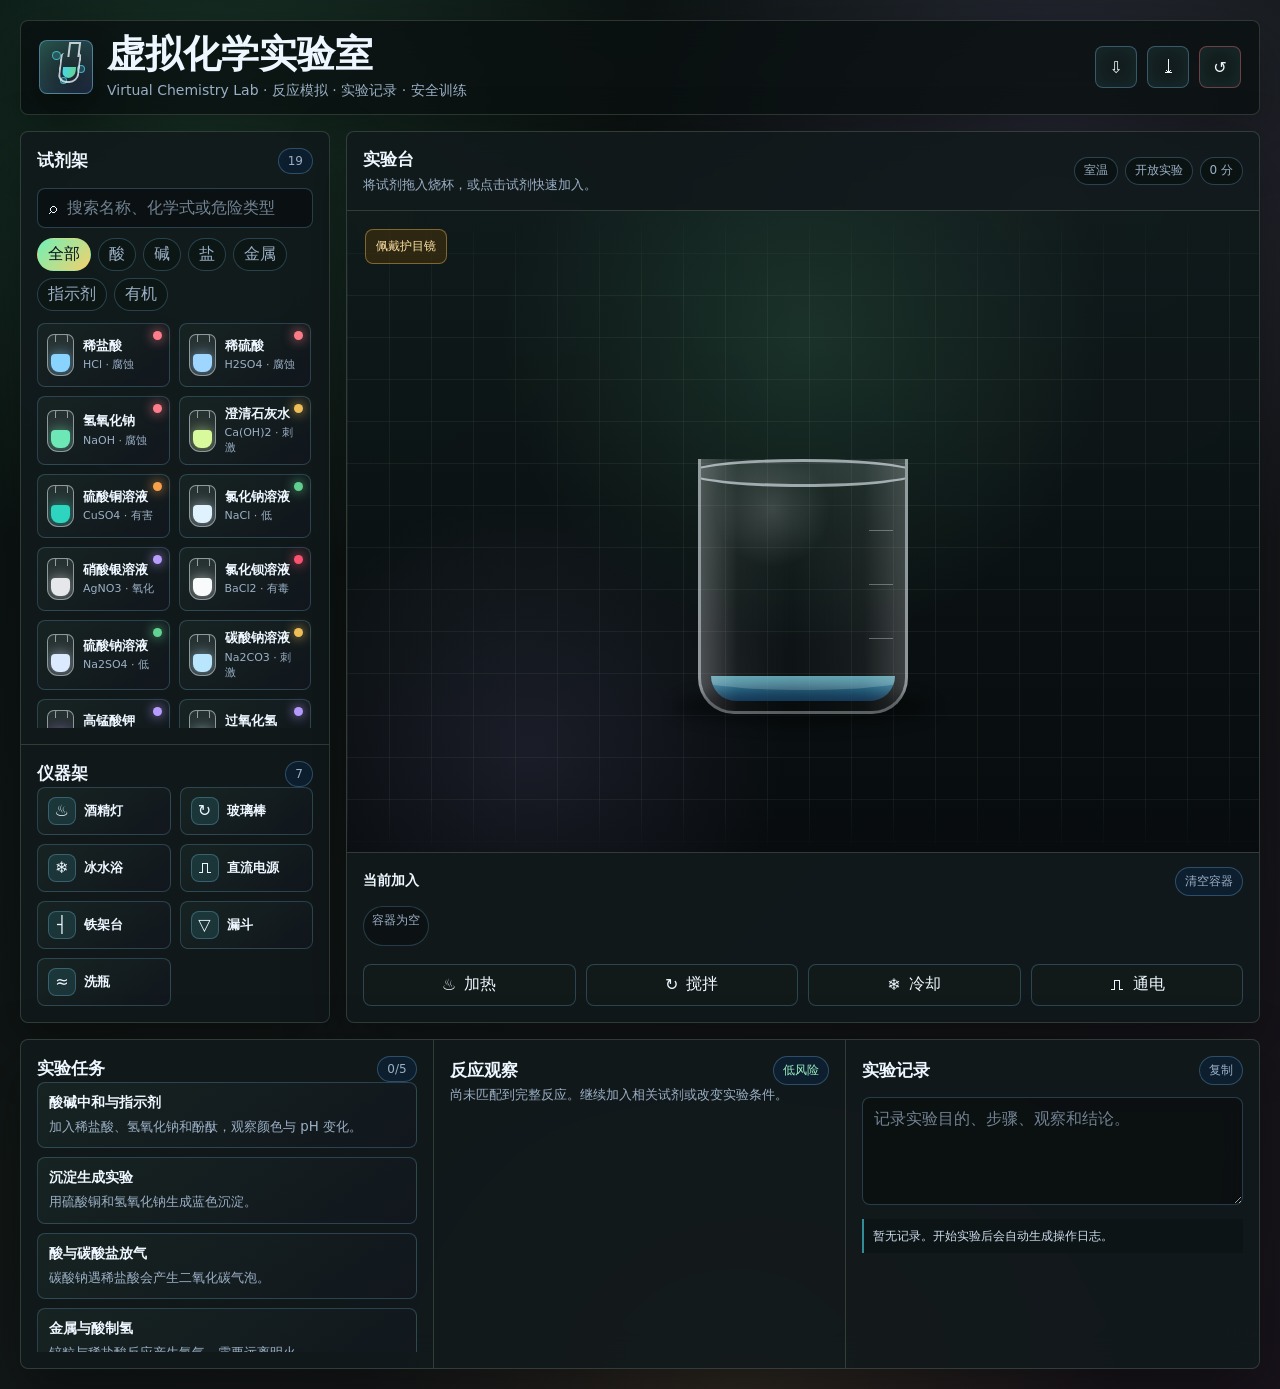
<file: index.html>
<!doctype html>
<html lang="zh-CN">
<head>
  <meta charset="utf-8">
  <meta name="viewport" content="width=device-width, initial-scale=1">
  <meta name="theme-color" content="#0b1324">
  <meta name="description" content="虚拟化学实验室：在线互动化学实验、反应模拟、实验记录和安全提示。">
  <title>虚拟化学实验室 | Virtual Chemistry Lab</title>
  <link rel="manifest" href="manifest.webmanifest">
  <link rel="icon" href="icons/icon-192.png">
  <link rel="apple-touch-icon" href="icons/icon-192.png">
  <meta property="og:title" content="虚拟化学实验室">
  <meta property="og:description" content="拖拽试剂、操作仪器、观察反应并生成实验记录。">
  <meta property="og:image" content="assets/lab-og.png">
  <link rel="stylesheet" href="styles.css">
</head>
<body>
  <div class="app-shell">
    <header class="topbar">
      <div class="brand-block">
        <div class="brand-mark" aria-hidden="true">
          <span class="brand-bubble"></span>
          <span class="brand-flask"></span>
        </div>
        <div>
          <h1>虚拟化学实验室</h1>
          <p>Virtual Chemistry Lab · 反应模拟 · 实验记录 · 安全训练</p>
        </div>
      </div>
      <div class="top-actions" aria-label="全局操作">
        <button class="icon-button" id="installBtn" type="button" title="安装到桌面" aria-label="安装到桌面">
          <span aria-hidden="true">⇩</span>
        </button>
        <button class="icon-button" id="exportBtn" type="button" title="导出实验记录" aria-label="导出实验记录">
          <span aria-hidden="true">⤓</span>
        </button>
        <button class="icon-button danger" id="resetBtn" type="button" title="清空实验台" aria-label="清空实验台">
          <span aria-hidden="true">↺</span>
        </button>
      </div>
    </header>

    <main class="lab-layout">
      <aside class="panel reagent-panel" aria-label="试剂与仪器">
        <section class="panel-section">
          <div class="section-head">
            <h2>试剂架</h2>
            <span id="reagentCount">0</span>
          </div>
          <label class="search-wrap" for="searchInput">
            <span aria-hidden="true">⌕</span>
            <input id="searchInput" type="search" placeholder="搜索名称、化学式或危险类型">
          </label>
          <div class="segmented" id="categoryTabs" role="tablist" aria-label="试剂分类"></div>
          <div class="reagent-grid" id="reagentGrid"></div>
        </section>

        <section class="panel-section instruments">
          <div class="section-head">
            <h2>仪器架</h2>
            <span>7</span>
          </div>
          <div class="instrument-grid" id="instrumentGrid"></div>
        </section>
      </aside>

      <section class="panel stage-panel" aria-label="实验台">
        <div class="stage-head">
          <div>
            <h2>实验台</h2>
            <p id="stageSubtitle">将试剂拖入烧杯，或点击试剂快速加入。</p>
          </div>
          <div class="status-strip">
            <span class="status-pill" id="tempStatus">室温</span>
            <span class="status-pill" id="modeStatus">开放实验</span>
            <span class="status-pill" id="scoreStatus">0 分</span>
          </div>
        </div>

        <div class="bench" id="bench">
          <div class="bench-grid"></div>
          <div class="safety-sign" id="safetySign">佩戴护目镜</div>
          <div class="reaction-aura" id="reactionAura"></div>
          <div class="steam" id="steam"></div>
          <div class="sparks" id="sparks"></div>
          <div class="flame" id="flame"></div>
          <div class="stand" id="stand"></div>
          <div class="vessel-area" id="vesselDrop" tabindex="0" aria-label="实验容器，可拖放试剂">
            <div class="vessel">
              <div class="liquid" id="liquid"></div>
              <div class="precipitate" id="precipitate"></div>
              <div class="bubbles" id="bubbles"></div>
              <div class="vessel-glass"></div>
              <div class="volume-mark v1"></div>
              <div class="volume-mark v2"></div>
              <div class="volume-mark v3"></div>
            </div>
            <div class="vessel-shadow"></div>
          </div>
          <div class="funnel" id="funnel"></div>
          <div class="power-leads" id="powerLeads">
            <span></span><span></span>
          </div>
        </div>

        <div class="contents-panel">
          <div class="contents-head">
            <h3>当前加入</h3>
            <button id="clearContentsBtn" type="button">清空容器</button>
          </div>
          <div class="chips" id="contentChips"></div>
        </div>

        <div class="quick-actions" aria-label="实验条件">
          <button class="action-button" type="button" data-condition="heat">
            <span aria-hidden="true">♨</span>
            <span>加热</span>
          </button>
          <button class="action-button" type="button" data-condition="stir">
            <span aria-hidden="true">↻</span>
            <span>搅拌</span>
          </button>
          <button class="action-button" type="button" data-condition="cool">
            <span aria-hidden="true">❄</span>
            <span>冷却</span>
          </button>
          <button class="action-button" type="button" data-condition="power">
            <span aria-hidden="true">⎍</span>
            <span>通电</span>
          </button>
        </div>
      </section>

      <aside class="panel insight-panel" aria-label="实验指导与记录">
        <section class="panel-section">
          <div class="section-head">
            <h2>实验任务</h2>
            <span id="taskProgress">0/0</span>
          </div>
          <div class="experiment-list" id="experimentList"></div>
        </section>

        <section class="panel-section reaction-card">
          <div class="section-head">
            <h2>反应观察</h2>
            <span id="riskLevel">低风险</span>
          </div>
          <div id="reactionOutput" class="reaction-output">
            <p class="empty-text">等待加入试剂。系统会自动匹配反应、显示现象、方程式和安全建议。</p>
          </div>
        </section>

        <section class="panel-section notebook">
          <div class="section-head">
            <h2>实验记录</h2>
            <button id="copyLogBtn" type="button">复制</button>
          </div>
          <textarea id="noteInput" placeholder="记录实验目的、步骤、观察和结论。"></textarea>
          <div class="log-list" id="logList"></div>
        </section>
      </aside>
    </main>
  </div>

  <template id="reagentTemplate">
    <button class="reagent-card" type="button" draggable="true">
      <span class="vial" aria-hidden="true"><span></span></span>
      <span class="reagent-main">
        <strong></strong>
        <small></small>
      </span>
      <span class="hazard-dot"></span>
    </button>
  </template>

  <script src="app.js" defer></script>
</body>
</html>
</file>
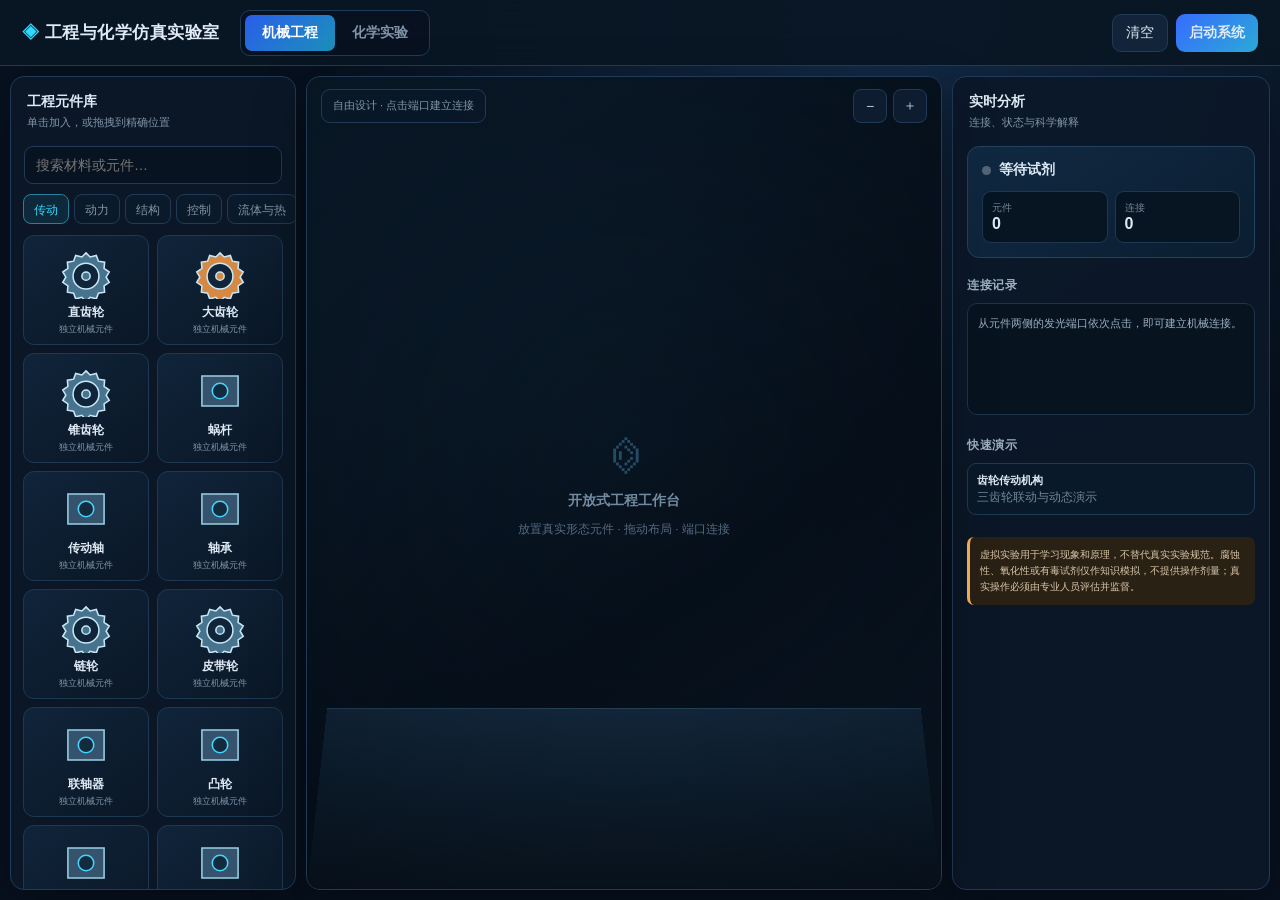
<file: engineering-chem-lab/index.html>
<!doctype html><html lang="zh-CN"><head><meta charset="utf-8"><meta name="viewport" content="width=device-width,initial-scale=1"><title>工程与化学仿真实验室</title>
<style>
:root{--bg:#07111f;--panel:#0d1b2c;--line:#213a56;--text:#dfeaf5;--muted:#8194a9;--cyan:#31d8ff;--blue:#4f7cff;--green:#37e0a1;--orange:#ffb454;--red:#ff6379}*{box-sizing:border-box}body{margin:0;background:radial-gradient(circle at 70% 0,#132b48,#07111f 45%);color:var(--text);font:14px Inter,"Microsoft YaHei",sans-serif;overflow:hidden}button,input{font:inherit}.app{height:100vh;display:grid;grid-template-rows:66px 1fr}.top{display:flex;align-items:center;padding:0 22px;background:#091624e8;border-bottom:1px solid var(--line);backdrop-filter:blur(16px);gap:20px}.brand{font-size:17px;font-weight:800;letter-spacing:.5px}.brand i{color:var(--cyan);font-style:normal}.modes{display:flex;background:#07111f;border:1px solid var(--line);border-radius:10px;padding:4px}.mode{border:0;color:var(--muted);background:transparent;border-radius:7px;padding:9px 17px;cursor:pointer;font-weight:700}.mode.active{color:#fff;background:linear-gradient(135deg,#295eea,#1b91ba)}.actions{margin-left:auto;display:flex;gap:8px}.btn{border:1px solid var(--line);background:#11243a;color:var(--text);border-radius:9px;padding:9px 13px;cursor:pointer}.btn.primary{border:0;background:linear-gradient(135deg,#376cff,#2aa9d6);font-weight:800}.main{min-height:0;display:grid;grid-template-columns:286px 1fr 318px;gap:10px;padding:10px}.panel{min-height:0;background:#0b1828e8;border:1px solid var(--line);border-radius:14px;overflow:hidden;box-shadow:0 20px 55px #0005}.side{display:flex;flex-direction:column}.head{padding:16px}.head h2{font-size:14px;margin:0 0 4px}.head p{font-size:11px;color:var(--muted);margin:0}.search{margin:0 13px 10px;background:#071320;border:1px solid var(--line);border-radius:9px;color:#fff;padding:10px 11px;outline:0}.cats{display:flex;gap:5px;padding:0 12px 11px;overflow:auto}.cat{white-space:nowrap;border:1px solid var(--line);color:var(--muted);background:#0b1a2a;border-radius:8px;padding:7px 10px;cursor:pointer;font-size:12px}.cat.active{color:var(--cyan);border-color:#277f9f;background:#0e293a}.library{overflow:auto;padding:0 12px 15px;display:grid;grid-template-columns:1fr 1fr;gap:8px}.item{height:110px;border:1px solid #1e3852;background:linear-gradient(145deg,#10243a,#0a1726);border-radius:11px;display:flex;flex-direction:column;align-items:center;justify-content:center;cursor:grab;transition:.18s;user-select:none}.item:hover{border-color:#2dbbd9;transform:translateY(-2px);box-shadow:0 9px 22px #0005}.item svg{width:62px;height:54px}.item b{font-size:12px;margin-top:5px}.item small{font-size:9px;color:var(--muted);margin-top:2px}.stage{position:relative;overflow:hidden;background-color:#081523;background-image:linear-gradient(#17304755 1px,transparent 1px),linear-gradient(90deg,#17304755 1px,transparent 1px);background-size:28px 28px}.stage:after{content:"";position:absolute;inset:0;pointer-events:none;background:radial-gradient(circle at 50% 45%,transparent,#03091288)}.stagebar{position:absolute;z-index:20;left:14px;top:12px;right:14px;display:flex;pointer-events:none}.tag{background:#0a1828df;border:1px solid var(--line);padding:8px 11px;border-radius:9px;color:var(--muted);font-size:11px}.stageTools{pointer-events:auto;margin-left:auto;display:flex;gap:6px}.stageTools button{border:1px solid var(--line);background:#0d1d2f;color:#b8c8d8;border-radius:8px;width:34px;height:34px;cursor:pointer}.canvas{position:absolute;inset:0;z-index:2}.empty{position:absolute;inset:0;display:grid;place-items:center;color:#536b81;text-align:center;pointer-events:none}.empty span{font-size:45px;color:#244c67}.empty b{display:block;color:#728ba1;margin:10px}.part{position:absolute;width:132px;height:122px;display:grid;place-items:center;cursor:grab;z-index:3;filter:drop-shadow(0 12px 10px #0008);user-select:none}.part svg{width:118px;height:92px;overflow:visible}.part .label{position:absolute;bottom:0;background:#071422dd;border:1px solid #25425d;border-radius:7px;padding:4px 8px;font-size:10px}.part.selected{filter:drop-shadow(0 0 12px var(--cyan))}.part.running svg{animation:float .8s ease-in-out infinite alternate}.part[data-type^="gear"].running .rot,.part[data-type="motor"].running .rot,.part[data-type="turbine"].running .rot{transform-origin:center;animation:spin 1.1s linear infinite}.part[data-type="piston"].running .move{animation:piston .55s ease-in-out infinite alternate}.port{position:absolute;width:14px;height:14px;border:2px solid #d8f8ff;border-radius:50%;background:#21a5ca;z-index:5;box-shadow:0 0 10px #26d8ff}.port.left{left:4px}.port.right{right:4px}.wire{position:absolute;height:5px;transform-origin:0 center;border-radius:5px;background:linear-gradient(90deg,#36ddff,#607bff);z-index:2;box-shadow:0 0 7px #31d8ffaa}.wire.live{animation:flow .55s infinite alternate}.chem-stage{position:absolute;inset:0;z-index:5;display:none}.chem-stage.show{display:block}.bench{position:absolute;left:7%;right:7%;height:26px;bottom:16%;background:linear-gradient(#31506b,#15293b);border-radius:7px;box-shadow:0 15px 30px #0008}.vessel{position:absolute;left:50%;bottom:calc(16% + 25px);transform:translateX(-50%);width:180px;height:230px}.beakerGlass{position:absolute;left:21px;right:21px;bottom:0;height:190px;border:6px solid #91cbe355;border-top:0;border-radius:0 0 28px 28px;overflow:hidden;box-shadow:inset 0 0 25px #b8eaff18,0 8px 30px #0007}.beakerGlass:before{content:"";position:absolute;left:-6px;right:-6px;top:0;height:6px;background:#98d9f077}.liquid{position:absolute;left:0;right:0;bottom:0;height:55%;background:var(--liquid,#55cce0aa);transition:background .6s,height .5s}.surface{position:absolute;left:0;right:0;top:-4px;height:8px;background:#c4fbff66;border-radius:50%;animation:wave 1.1s ease-in-out infinite alternate}.particle{position:absolute;border-radius:50%;pointer-events:none}.bubble{width:11px;height:11px;border:2px solid #fff9;bottom:9px;animation:rise var(--dur,1.5s) linear infinite;left:var(--x)}.precip{width:7px;height:7px;background:var(--pc,#fff);top:8px;animation:fall var(--dur,2s) linear forwards;left:var(--x)}.pour{position:absolute;left:calc(50% + 64px);top:21%;width:8px;height:0;background:#6edcf4;box-shadow:0 0 12px #78eaff;border-radius:5px;transition:.25s;transform:rotate(12deg);transform-origin:top}.pour.on{height:185px}.flash{position:absolute;inset:0;background:#fff0;pointer-events:none}.flash.on{animation:flash .5s}.thermo{position:absolute;right:13%;bottom:25%;width:12px;height:150px;background:#d7f4ff33;border:2px solid #9bdfff77;border-radius:9px}.thermo i{position:absolute;left:2px;right:2px;bottom:3px;height:var(--temp,30%);background:linear-gradient(#ffb03b,#ff4261);border-radius:8px;transition:1s}.equation{position:absolute;left:50%;top:12%;transform:translateX(-50%);min-width:390px;text-align:center;background:#081726dd;border:1px solid #23435e;border-radius:12px;padding:12px 18px;box-shadow:0 12px 28px #0005}.equation b{font:600 16px Georgia,serif;color:#eaf8ff}.equation small{display:block;color:#7792a8;margin-top:5px}.right{display:flex;flex-direction:column}.readout{margin:0 14px 12px;background:linear-gradient(145deg,#102942,#0b1e31);border:1px solid #23425e;border-radius:12px;padding:14px}.readout .state{display:flex;align-items:center;gap:8px;font-weight:700}.led{width:9px;height:9px;border-radius:50%;background:#536779}.led.on{background:var(--green);box-shadow:0 0 12px var(--green)}.metrics{display:grid;grid-template-columns:1fr 1fr;gap:7px;margin-top:12px}.metric{background:#071421;border:1px solid #1d3850;border-radius:9px;padding:9px}.metric span{display:block;color:#71879b;font-size:10px}.metric b{font-size:16px}.block{padding:0 14px 15px}.block h3{font-size:12px;color:#9eb1c3;margin:7px 0 9px;text-transform:uppercase;letter-spacing:.7px}.log{background:#07131f;border:1px solid #1d344a;border-radius:10px;min-height:112px;padding:10px;color:#9db0c2;font-size:11px;line-height:1.65;overflow:auto}.log b{color:#dcefff}.connection{display:flex;gap:8px;padding:8px 0;border-bottom:1px solid #1a3045;font-size:11px}.connection i{color:var(--cyan);font-style:normal}.reaction-card{border:1px solid #1e3b54;background:#0a1929;border-radius:9px;padding:9px;margin-bottom:7px;cursor:pointer}.reaction-card:hover{border-color:#2e9cba}.reaction-card b{display:block;font-size:11px}.reaction-card small{color:#71879b}.safety{border-left:3px solid var(--orange);background:#2a2115;padding:10px;border-radius:7px;color:#d9c6a9;font-size:10px;line-height:1.6}.toast{position:fixed;z-index:50;bottom:24px;left:50%;transform:translate(-50%,18px);opacity:0;background:#dffaff;color:#092033;border-radius:9px;padding:10px 16px;font-weight:700;transition:.2s}.toast.show{opacity:1;transform:translate(-50%,0)}@keyframes spin{to{transform:rotate(360deg)}}@keyframes piston{to{transform:translateY(18px)}}@keyframes float{to{transform:translateY(-5px)}}@keyframes flow{to{filter:brightness(1.8);box-shadow:0 0 15px #31d8ff}}@keyframes rise{to{transform:translateY(-125px) scale(.45);opacity:0}}@keyframes fall{to{transform:translateY(95px);opacity:.8}}@keyframes wave{to{transform:translateY(4px) scaleX(1.04)}}@keyframes flash{30%{background:#fff8caaa}100%{background:#fff0}}@media(max-width:980px){body{overflow:auto}.app{height:auto}.main{grid-template-columns:1fr}.side{height:330px}.library{grid-template-columns:repeat(4,1fr)}.stage{height:650px}.right{min-height:500px}.top{flex-wrap:wrap;height:auto;padding:10px}.modes{order:3;width:100%}.mode{flex:1}}
</style></head><body><div class="app"><header class="top"><div class="brand"><i>◈</i> 工程与化学仿真实验室</div><div class="modes"><button class="mode active" data-mode="eng">机械工程</button><button class="mode" data-mode="chem">化学实验</button></div><div class="actions"><button class="btn" id="clear">清空</button><button class="btn primary" id="run">启动系统</button></div></header><main class="main">
<aside class="panel side"><div class="head"><h2 id="libTitle">工程元件库</h2><p id="libSub">单击加入，或拖拽到精确位置</p></div><input class="search" id="search" placeholder="搜索材料或元件…"><div class="cats" id="cats"></div><div class="library" id="library"></div></aside>
<section class="panel stage" id="stage"><div class="stagebar"><span class="tag" id="stageTag">自由设计 · 点击端口建立连接</span><div class="stageTools"><button id="minus">−</button><button id="plus">＋</button></div></div><div class="canvas" id="canvas"><div class="empty" id="empty"><div><span>⌬</span><b>开放式工程工作台</b><small>放置真实形态元件 · 拖动布局 · 端口连接</small></div></div></div><div class="chem-stage" id="chemStage"><div class="equation"><b id="eq">请选择两种试剂</b><small id="eqType">系统会自动判断可见现象与反应类型</small></div><div class="pour" id="pour"></div><div class="vessel"><div class="beakerGlass" id="glass"><div class="liquid" id="liquid"><div class="surface"></div></div></div></div><div class="thermo"><i id="temp"></i></div><div class="bench"></div><div class="flash" id="flash"></div></div></section>
<aside class="panel right"><div class="head"><h2>实时分析</h2><p>连接、状态与科学解释</p></div><div class="readout"><div class="state"><i class="led" id="led"></i><span id="state">系统待机</span></div><div class="metrics"><div class="metric"><span id="m1l">元件</span><b id="m1">0</b></div><div class="metric"><span id="m2l">连接</span><b id="m2">0</b></div></div></div><div class="block"><h3 id="detailTitle">连接记录</h3><div class="log" id="log">从元件两侧的发光端口依次点击，即可建立机械连接。</div></div><div class="block"><h3>快速演示</h3><div id="demos"></div></div><div class="block"><div class="safety">虚拟实验用于学习现象和原理，不替代真实实验规范。腐蚀性、氧化性或有毒试剂仅作知识模拟，不提供操作剂量；真实操作必须由专业人员评估并监督。</div></div></aside>
</main></div><div class="toast" id="toast"></div>
<script>
const $=s=>document.querySelector(s),stage=$('#stage'),canvas=$('#canvas');let mode='eng',cat='传动',parts=[],links=[],pick=null,running=false,scale=1,reagents=[];
const icon={gear:c=>`<svg viewBox="0 0 120 90"><g class="rot" fill="${c}" stroke="#c7e7f4" stroke-width="3"><path d="M60 8l8 8 12-3 4 11 12 2-1 12 10 7-6 10 6 10-10 7 1 12-12 2-4 11-12-3-8 8-8-8-12 3-4-11-12-2 1-12-10-7 6-10-6-10 10-7-1-12 12-2 4-11 12 3z"/><circle cx="60" cy="53" r="25" fill="#10253a"/><circle cx="60" cy="53" r="8"/></g></svg>`,battery:()=>`<svg viewBox="0 0 120 90"><defs><linearGradient id="b"><stop stop-color="#51d39d"/><stop offset="1" stop-color="#167c68"/></linearGradient></defs><rect x="23" y="18" width="74" height="58" rx="10" fill="url(#b)" stroke="#b9ffe5" stroke-width="3"/><rect x="48" y="10" width="24" height="9" rx="3" fill="#aee9d6"/><path d="M60 31v31M45 46h30" stroke="#fff" stroke-width="5"/></svg>`,motor:()=>`<svg viewBox="0 0 120 90"><rect x="24" y="19" width="69" height="61" rx="16" fill="#536b80" stroke="#c7e7f4" stroke-width="3"/><circle class="rot" cx="57" cy="49" r="22" fill="#1b3145" stroke="#31d8ff" stroke-width="4"/><path d="M93 45h22v8H93" fill="#b9d6e7"/></svg>`,piston:()=>`<svg viewBox="0 0 120 90"><rect x="37" y="11" width="46" height="69" rx="8" fill="#374f63" stroke="#b8d6e5" stroke-width="3"/><g class="move"><rect x="44" y="20" width="32" height="17" rx="3" fill="#ffb454"/><rect x="57" y="35" width="7" height="42" fill="#d1e8f0"/></g></svg>`,wheel:()=>`<svg viewBox="0 0 120 90"><g class="rot"><circle cx="60" cy="47" r="37" fill="#172332" stroke="#64788b" stroke-width="11"/><circle cx="60" cy="47" r="19" fill="#223d52" stroke="#92b5c9" stroke-width="4"/><path d="M60 28v38M41 47h38" stroke="#9db6c7" stroke-width="4"/></g></svg>`,beam:()=>`<svg viewBox="0 0 120 90"><path d="M14 31h92v29H14z" fill="#c67a35" stroke="#ffc98b" stroke-width="3"/><circle cx="29" cy="45" r="6" fill="#152a3e"/><circle cx="60" cy="45" r="6" fill="#152a3e"/><circle cx="91" cy="45" r="6" fill="#152a3e"/></svg>`,sensor:()=>`<svg viewBox="0 0 120 90"><rect x="26" y="19" width="68" height="58" rx="9" fill="#253f55" stroke="#5edbff" stroke-width="3"/><circle cx="48" cy="47" r="13" fill="#071725" stroke="#39d8ff" stroke-width="4"/><circle cx="78" cy="47" r="13" fill="#071725" stroke="#39d8ff" stroke-width="4"/></svg>`,turbine:()=>`<svg viewBox="0 0 120 90"><g class="rot" transform-origin="60 46"><path d="M60 46C34 42 21 25 32 16c13-9 28 9 28 30M60 46c7 25-2 44-16 40-15-5-8-27 16-40M60 46c19-18 39-18 42-4 2 16-21 20-42 4" fill="#45b6d8" stroke="#b6efff" stroke-width="2"/><circle cx="60" cy="46" r="8" fill="#eefaff"/></g></svg>`,arm:()=>`<svg viewBox="0 0 120 90"><g class="move" fill="none" stroke="#e29349" stroke-width="13" stroke-linecap="round"><path d="M25 74l25-31 27 8 17-26"/></g><g fill="#dbeef4"><circle cx="25" cy="74" r="8"/><circle cx="50" cy="43" r="8"/><circle cx="77" cy="51" r="8"/></g></svg>`,default:()=>`<svg viewBox="0 0 120 90"><path d="M25 18h70v58H25z" rx="8" fill="#35536c" stroke="#9bcfe3" stroke-width="3"/><circle cx="60" cy="47" r="15" fill="#142b3d" stroke="#42d5ff" stroke-width="3"/></svg>`};
const ENG={'传动':[['gear','直齿轮'],['gearLarge','大齿轮'],['bevel','锥齿轮'],['worm','蜗杆'],['shaft','传动轴'],['bearing','轴承'],['chain','链轮'],['belt','皮带轮'],['coupling','联轴器'],['cam','凸轮'],['flywheel','飞轮'],['differential','差速器']], '动力':[['battery','电池'],['motor','直流电机'],['servo','伺服电机'],['stepper','步进电机'],['turbine','风力涡轮'],['steam','蒸汽轮机'],['solar','太阳能板'],['piston','气动活塞'],['hydraulic','液压缸'],['pump','离心泵'],['compressor','压缩机'],['spring','弹簧']], '结构':[['beam','横梁'],['plate','底板'],['wheel','车轮'],['track','履带'],['hinge','铰链'],['arm','机械臂'],['rack','齿条'],['frame','机架'],['truss','桁架'],['slider','直线导轨'],['clamp','夹具'],['platform','旋转平台']], '控制':[['sensor','距离传感器'],['camera','摄像头'],['chip','控制器'],['switch','限位开关'],['encoder','编码器'],['relay','继电器'],['imu','姿态传感器'],['pressure','压力传感器'],['valve','电磁阀'],['pid','PID 控制器']], '流体与热':[['pipe','管路'],['valve2','调节阀'],['tank','储液罐'],['nozzle','喷嘴'],['radiator','散热器'],['fan','轴流风机'],['heat','加热板'],['cooler','冷凝器']], '光学与电子':[['led','LED 光源'],['laser','激光器'],['lens','凸透镜'],['mirror','反射镜'],['prism','棱镜'],['photodiode','光电传感器'],['capacitor','电容器'],['resistor','电阻器']]};
const CHEM={'酸':[['hcl','盐酸','HCl(aq)'],['h2so4','硫酸','H₂SO₄(aq)'],['hno3','硝酸','HNO₃(aq)'],['acetic','乙酸','CH₃COOH(aq)'],['citric','柠檬酸','C₆H₈O₇(aq)'],['phosphoric','磷酸','H₃PO₄(aq)']], '碱':[['naoh','氢氧化钠','NaOH(aq)'],['koh','氢氧化钾','KOH(aq)'],['lime','石灰水','Ca(OH)₂(aq)'],['nh3','氨水','NH₃·H₂O'],['mgoh2','氢氧化镁','Mg(OH)₂(s)']], '盐与溶液':[['nacl','氯化钠','NaCl(aq)'],['cuso4','硫酸铜','CuSO₄(aq)'],['agno3','硝酸银','AgNO₃(aq)'],['bacl2','氯化钡','BaCl₂(aq)'],['na2co3','碳酸钠','Na₂CO₃(aq)'],['nahco3','碳酸氢钠','NaHCO₃(aq)'],['ki','碘化钾','KI(aq)'],['feso4','硫酸亚铁','FeSO₄(aq)'],['fecl3','氯化铁','FeCl₃(aq)'],['cacl2','氯化钙','CaCl₂(aq)'],['na2so4','硫酸钠','Na₂SO₄(aq)'],['kmno4','高锰酸钾','KMnO₄(aq)'],['k2cr2o7','重铬酸钾','K₂Cr₂O₇(aq)']], '单质':[['fe','铁','Fe(s)'],['zn','锌','Zn(s)'],['cu','铜','Cu(s)'],['mg','镁','Mg(s)'],['al','铝','Al(s)'],['carbon','碳','C(s)'],['sulfur','硫','S(s)']], '气体':[['co2','二氧化碳','CO₂(g)'],['o2','氧气','O₂(g)'],['h2','氢气','H₂(g)'],['nh3gas','氨气','NH₃(g)']], '指示与材料':[['water','蒸馏水','H₂O(l)'],['phenol','酚酞','indicator'],['litmus','石蕊','indicator'],['methylorange','甲基橙','indicator'],['cabbage','紫甘蓝指示剂','indicator'],['starch','淀粉液','starch'],['iodine','碘液','I₂/KI(aq)'],['oil','植物油','oil'],['sand','石英砂','SiO₂(s)'],['glucose','葡萄糖','C₆H₁₂O₆(aq)'],['ethanol','乙醇','C₂H₅OH(l)']]};
const reactions={
'agno3+nacl':{eq:'AgNO₃(aq) + NaCl(aq) → AgCl(s)↓ + NaNO₃(aq)',type:'复分解 · 白色沉淀',color:'#d8eff6',precip:'#f5f5e9'},
'bacl2+h2so4':{eq:'BaCl₂(aq) + H₂SO₄(aq) → BaSO₄(s)↓ + 2HCl(aq)',type:'复分解 · 白色沉淀',color:'#d9eef5',precip:'#f7f7f0'},
'cuso4+naoh':{eq:'CuSO₄(aq) + 2NaOH(aq) → Cu(OH)₂(s)↓ + Na₂SO₄(aq)',type:'复分解 · 蓝色沉淀',color:'#58aada',precip:'#31a9df'},
'hcl+na2co3':{eq:'2HCl(aq) + Na₂CO₃(aq) → 2NaCl(aq) + H₂O(l) + CO₂(g)↑',type:'酸与碳酸盐 · 放出气体',color:'#8bd8e4',bubble:1},
'hcl+nahco3':{eq:'HCl(aq) + NaHCO₃(aq) → NaCl(aq) + H₂O(l) + CO₂(g)↑',type:'酸与碳酸氢盐 · 放出气体',color:'#8bd8e4',bubble:1},
'hcl+naoh':{eq:'HCl(aq) + NaOH(aq) → NaCl(aq) + H₂O(l)',type:'酸碱中和 · 放热',color:'#82d3df',heat:72},
'cuso4+fe':{eq:'Fe(s) + CuSO₄(aq) → FeSO₄(aq) + Cu(s)',type:'置换反应 · 红色铜析出',color:'#85b59e',precip:'#c76038'},
'hcl+zn':{eq:'Zn(s) + 2HCl(aq) → ZnCl₂(aq) + H₂(g)↑',type:'金属与酸 · 放出氢气',color:'#8bd8e4',bubble:1},
'iodine+starch':{eq:'淀粉 + I₃⁻ ⇌ 淀粉–多碘络合物',type:'络合显色 · 蓝黑色',color:'#10173f'},
'oil+water':{eq:'植物油与水不互溶',type:'物理变化 · 分层',color:'#d7aa35',layer:1},
'cabbage+hcl':{eq:'花青素结构随 pH 改变',type:'酸性显红色',color:'#e34c7b'},'cabbage+naoh':{eq:'花青素结构随 pH 改变',type:'碱性显蓝绿色',color:'#29bd9d'},
'naoh+phenol':{eq:'酚酞酸碱平衡发生移动',type:'碱性显红色',color:'#ed4d91'},
'agno3+ki':{eq:'AgNO₃(aq) + KI(aq) → AgI(s)↓ + KNO₃(aq)',type:'复分解 · 黄色沉淀',color:'#d9d38a',precip:'#f2d84e'},
'cacl2+na2co3':{eq:'CaCl₂(aq) + Na₂CO₃(aq) → CaCO₃(s)↓ + 2NaCl(aq)',type:'复分解 · 白色沉淀',color:'#d8eff1',precip:'#f2f1df'},
'fecl3+naoh':{eq:'FeCl₃(aq) + 3NaOH(aq) → Fe(OH)₃(s)↓ + 3NaCl(aq)',type:'复分解 · 红褐色沉淀',color:'#a96d45',precip:'#9a4d2b'},
'co2+lime':{eq:'CO₂(g) + Ca(OH)₂(aq) → CaCO₃(s)↓ + H₂O(l)',type:'气体检验 · 石灰水变浑浊',color:'#d8eceb',precip:'#eeeeea'},
'cuso4+zn':{eq:'Zn(s) + CuSO₄(aq) → ZnSO₄(aq) + Cu(s)',type:'置换反应 · 铜析出',color:'#b8d6dc',precip:'#c76038'},
'hcl+mg':{eq:'Mg(s) + 2HCl(aq) → MgCl₂(aq) + H₂(g)↑',type:'金属与酸 · 快速放出氢气',color:'#a6e4e8',bubble:1,heat:60},
'h2so4+naoh':{eq:'H₂SO₄(aq) + 2NaOH(aq) → Na₂SO₄(aq) + 2H₂O(l)',type:'酸碱中和 · 放热',color:'#82d3df',heat:76},
'hcl+methylorange':{eq:'甲基橙酸碱平衡发生移动',type:'酸性显红色',color:'#e54836'},
'methylorange+naoh':{eq:'甲基橙酸碱平衡发生移动',type:'碱性显黄色',color:'#f2bd32'}};
function svgFor(t){let fn=t.startsWith('gear')||['bevel','chain','belt'].includes(t)?icon.gear:icon[t]||(['servo','hydraulic'].includes(t)?icon.piston:icon.default);return fn(t==='gearLarge'?'#d68945':'#47738e')}
function renderCats(){let data=mode==='eng'?ENG:CHEM;$('#cats').innerHTML=Object.keys(data).map(x=>`<button class="cat ${x===cat?'active':''}">${x}</button>`).join('');document.querySelectorAll('.cat').forEach(b=>b.onclick=()=>{cat=b.textContent;renderCats();renderLibrary()})}
function renderLibrary(){let data=mode==='eng'?ENG:CHEM,q=$('#search').value.trim().toLowerCase(),arr=data[cat].filter(x=>x.join('').toLowerCase().includes(q));$('#library').innerHTML=arr.map(x=>`<div class="item" draggable="true" data-v='${JSON.stringify(x)}'>${mode==='eng'?svgFor(x[0]):reagentSVG(x[0],x[2])}<b>${x[1]}</b><small>${x[2]||'独立机械元件'}</small></div>`).join('');document.querySelectorAll('.item').forEach(el=>{el.onclick=()=>mode==='eng'?addPart(JSON.parse(el.dataset.v)):addReagent(JSON.parse(el.dataset.v));el.ondragstart=e=>e.dataTransfer.setData('text/plain',el.dataset.v)})}
function reagentSVG(t,f){let col={hcl:'#a9e6ed',h2so4:'#b5edf2',hno3:'#b8eced',acetic:'#e9d6bb',citric:'#f2e8bd',naoh:'#bde7ee',koh:'#bde7ee',lime:'#d8f0ed',nh3:'#cceef4',cuso4:'#178ed0',feso4:'#73a77d',iodine:'#6e3825',oil:'#e1b33c',cabbage:'#79258d',phenol:'#e5eef2'}[t]||'#badfe7';return `<svg viewBox="0 0 120 90"><path d="M38 10h44v12l-5 7v45c0 8-34 8-34 0V29l-5-7z" fill="#bceaff22" stroke="#9cd8eb" stroke-width="3"/><path d="M45 43h30v29c0 5-30 5-30 0z" fill="${col}" opacity=".85"/><path d="M48 14h24" stroke="#e7faff" stroke-width="4"/><text x="60" y="59" fill="#061523" font-size="11" font-weight="800" text-anchor="middle">${f||t}</text></svg>`}
function addPart(v,x,y){let n=parts.length,p={id:Date.now()+Math.random(),type:v[0],name:v[1],x:x??70+(n%4)*150,y:y??100+Math.floor(n/4)*135};parts.push(p);draw();toast('已加入 '+p.name)}
function draw(){canvas.querySelectorAll('.part,.wire').forEach(x=>x.remove());links.forEach(l=>{let a=parts.find(p=>p.id===l[0]),b=parts.find(p=>p.id===l[1]);if(!a||!b)return;let x1=a.x+126,y1=a.y+55,x2=b.x+6,y2=b.y+55,d=Math.hypot(x2-x1,y2-y1),ang=Math.atan2(y2-y1,x2-x1)*180/Math.PI,e=document.createElement('i');e.className='wire'+(running?' live':'');e.style.cssText=`left:${x1}px;top:${y1}px;width:${d}px;transform:rotate(${ang}deg)`;canvas.appendChild(e)});parts.forEach(p=>{let e=document.createElement('div');e.className='part'+(pick===p.id?' selected':'')+(running?' running':'');e.style.cssText=`left:${p.x}px;top:${p.y}px`;e.dataset.type=p.type;e.innerHTML=`${svgFor(p.type)}<i class="port left" data-side="l"></i><i class="port right" data-side="r"></i><span class="label">${p.name}</span>`;canvas.appendChild(e);drag(e,p);e.querySelectorAll('.port').forEach(pt=>pt.onclick=q=>{q.stopPropagation();connect(p.id)});e.ondblclick=()=>{parts=parts.filter(x=>x.id!==p.id);links=links.filter(x=>!x.includes(p.id));draw()}});$('#empty').style.display=parts.length?'none':'grid';updatePanel()}
function drag(e,p){let sx,sy,ox,oy;e.onpointerdown=q=>{if(q.target.classList.contains('port'))return;sx=q.clientX;sy=q.clientY;ox=p.x;oy=p.y;e.setPointerCapture(q.pointerId);e.onpointermove=r=>{p.x=Math.max(0,ox+(r.clientX-sx)/scale);p.y=Math.max(55,oy+(r.clientY-sy)/scale);draw()};e.onpointerup=()=>e.onpointermove=null}}
function connect(id){if(pick&&pick!==id){if(!links.some(l=>l.includes(pick)&&l.includes(id)))links.push([pick,id]);pick=null;toast('机械连接已建立')}else pick=pick===id?null:id;draw()}
function updatePanel(){if(mode==='eng'){$('#m1').textContent=parts.length;$('#m2').textContent=links.length;$('#log').innerHTML=links.length?links.map((l,i)=>{let a=parts.find(p=>p.id===l[0]),b=parts.find(p=>p.id===l[1]);return `<div class="connection"><i>0${i+1}</i><span>${a?.name} ↔ ${b?.name}</span></div>`}).join(''):'从元件两侧的发光端口依次点击，即可建立机械连接。'}}
function addReagent(v){if(reagents.length===2)resetReaction();reagents.push(v);$('#eq').textContent=reagents.map(x=>x[2]).join(' + ');$('#eqType').textContent=reagents.length===1?'已加入第一种试剂，选择第二种试剂':'正在注入并计算反应…';animatePour();if(reagents.length===2)setTimeout(react,520)}
function animatePour(){$('#pour').classList.add('on');setTimeout(()=>$('#pour').classList.remove('on'),440)}
function react(){let key=reagents.map(x=>x[0]).sort().join('+'),r=reactions[key];running=true;$('#led').className='led on';$('#state').textContent='反应模拟运行中';$('#flash').classList.add('on');setTimeout(()=>$('#flash').classList.remove('on'),600);if(!r){$('#eq').textContent='未检测到明显反应';$('#eqType').textContent='当前条件下无可见反应，或仅发生物理混合';$('#log').innerHTML='<b>判断：</b>没有沉淀、气体、弱电解质生成或显著氧化还原驱动力。';$('#m1').textContent='无明显';$('#m2').textContent='25 ℃';return}$('#eq').textContent=r.eq;$('#eqType').textContent=r.type;$('#liquid').style.setProperty('--liquid',r.color);$('#temp').style.setProperty('--temp',(r.heat||35)+'%');$('#m1').textContent=r.type.split('·').pop().trim();$('#m2').textContent=(r.heat?36:'25')+' ℃';$('#log').innerHTML=`<b>反应判定：</b>${r.type}<br><b>宏观现象：</b>${describe(r)}<br><b>微观解释：</b>${micro(r)}<br><b>科学说明：</b>模拟按定性反应规则展示；真实速率与程度还受浓度、温度、颗粒大小及混合条件影响。`;if(r.bubble)particles('bubble','#fff',14);if(r.precip)particles('precip',r.precip,26);toast('反应已自动发生')}
function particles(cls,col,n){let box=$('#liquid');for(let i=0;i<n;i++){let p=document.createElement('i');p.className='particle '+cls;p.style.cssText=`--x:${5+Math.random()*90}%;--dur:${1+Math.random()*1.5}s;--pc:${col};animation-delay:${Math.random()*.8}s`;box.appendChild(p);setTimeout(()=>p.remove(),3600)}}
function describe(r){if(r.bubble)return'溶液中连续产生气泡并上升逸出。';if(r.precip)return`溶液中生成${r.type.includes('蓝色')?'蓝色':r.type.includes('红色')?'红色':'白色'}固体颗粒并逐渐沉降。`;if(r.layer)return'液体静置后形成清晰的上下两层。';if(r.type.includes('显'))return'溶液发生明显颜色变化。';if(r.heat)return'混合后温度上升，但无明显气体或沉淀。';return'液体颜色或组成发生改变。'}
function micro(r){if(r.bubble)return'反应生成气体分子，超过溶液溶解能力后成核并形成气泡。';if(r.precip)return'溶液中的离子结合成难溶物，形成固体晶核并聚集。';if(r.layer)return'两种液体极性和密度不同，不能形成均一相。';if(r.type.includes('酸碱'))return'H⁺ 与 OH⁻ 结合形成水分子，同时释放热量。';return'粒子结构或平衡状态改变，导致吸收光谱发生变化。'}
function resetReaction(){reagents=[];running=false;$('#liquid').style.setProperty('--liquid','#55cce0aa');$('#liquid').querySelectorAll('.particle').forEach(x=>x.remove());$('#temp').style.setProperty('--temp','30%');$('#led').className='led';$('#state').textContent='等待试剂';$('#eq').textContent='请选择两种试剂';$('#eqType').textContent='系统会自动判断可见现象与反应类型'}
function setMode(m){mode=m;cat=Object.keys(m==='eng'?ENG:CHEM)[0];parts=[];links=[];pick=null;running=false;reagents=[];document.querySelectorAll('.mode').forEach(b=>b.classList.toggle('active',b.dataset.mode===m));$('#canvas').style.display=m==='eng'?'block':'none';$('#chemStage').classList.toggle('show',m==='chem');$('#run').style.display=m==='eng'?'block':'none';$('#libTitle').textContent=m==='eng'?'工程元件库':'材料与试剂库';$('#libSub').textContent=m==='eng'?'单击加入，或拖拽到精确位置':'选择两种试剂后立即进行仿真';$('#stageTag').textContent=m==='eng'?'自由设计 · 点击端口建立连接':'器皿级反应仿真 · 自动判定现象';$('#detailTitle').textContent=m==='eng'?'连接记录':'反应分析';$('#m1l').textContent=m==='eng'?'元件':'现象';$('#m2l').textContent=m==='eng'?'连接':'温度';$('#m1').textContent='0';$('#m2').textContent='0';$('#log').textContent=m==='eng'?'从元件两侧的发光端口依次点击，即可建立机械连接。':'选择两种试剂，系统将展示反应式、宏观现象和微观解释。';$('#demos').innerHTML=m==='eng'?`<div class="reaction-card" onclick="demoEng()"><b>齿轮传动机构</b><small>三齿轮联动与动态演示</small></div>`:`<div class="reaction-card" onclick="demoChem('hcl','na2co3')"><b>气体生成</b><small>酸与碳酸盐</small></div><div class="reaction-card" onclick="demoChem('cuso4','naoh')"><b>沉淀生成</b><small>蓝色氢氧化铜</small></div><div class="reaction-card" onclick="demoChem('iodine','starch')"><b>络合显色</b><small>淀粉与碘</small></div>`;resetReaction();renderCats();renderLibrary();draw()}
function demoEng(){parts=[];links=[];[['gearLarge','大齿轮'],['gear','直齿轮'],['gear','直齿轮']].forEach((x,i)=>parts.push({id:Date.now()+i,type:x[0],name:x[1],x:85+i*145,y:220+(i%2)*20}));links=[[parts[0].id,parts[1].id],[parts[1].id,parts[2].id]];draw()}
function demoChem(a,b){resetReaction();let all=Object.values(CHEM).flat();addReagent(all.find(x=>x[0]===a));setTimeout(()=>addReagent(all.find(x=>x[0]===b)),280)}
function toast(t){let e=$('#toast');e.textContent=t;e.classList.add('show');clearTimeout(e.t);e.t=setTimeout(()=>e.classList.remove('show'),1500)}
stage.ondragover=e=>e.preventDefault();stage.ondrop=e=>{e.preventDefault();let v;try{v=JSON.parse(e.dataTransfer.getData('text/plain'))}catch{return}mode==='eng'?addPart(v,e.offsetX-66,e.offsetY-55):addReagent(v)};$('#search').oninput=renderLibrary;$('#run').onclick=()=>{if(!parts.length)return toast('请先加入工程元件');running=!running;$('#run').textContent=running?'暂停系统':'启动系统';$('#led').className=running?'led on':'led';$('#state').textContent=running?'机械系统运行中':'机械系统已暂停';draw()};$('#clear').onclick=()=>mode==='eng'?(parts=[],links=[],running=false,draw()):resetReaction();$('#plus').onclick=()=>{scale=Math.min(1.25,scale+.1);canvas.style.transform=`scale(${scale})`};$('#minus').onclick=()=>{scale=Math.max(.7,scale-.1);canvas.style.transform=`scale(${scale})`};document.querySelectorAll('.mode').forEach(b=>b.onclick=()=>setMode(b.dataset.mode));setMode('eng');
</script>
<style>
.stage{background:#0a1724;background-image:linear-gradient(145deg,#0d2133 0%,#07111c 62%,#0c1b29 100%)}.stage:before{content:"";position:absolute;left:0;right:0;bottom:0;height:24%;background:linear-gradient(#173047,#0c1823);border-top:1px solid #31526a;transform:perspective(500px) rotateX(10deg);transform-origin:bottom}.part{transition:filter .2s;transform-style:preserve-3d}.part svg{transform:perspective(500px) rotateX(8deg) rotateY(-7deg);filter:drop-shadow(8px 10px 7px #0009)}.part:hover svg{filter:drop-shadow(0 0 12px #4adfff77) drop-shadow(8px 10px 7px #0009)}.port{display:none!important}.wire{height:9px;background:linear-gradient(#9eb6c7,#2a536b 45%,#122a3d 55%,#71b7cf);box-shadow:0 5px 9px #0008;z-index:2}.wire.electric{height:4px;background:#31d8ff;box-shadow:0 0 9px #31d8ff}.wire.mech{height:11px;background:linear-gradient(#dce7ed,#71899a 42%,#314b5d 60%,#91aab8)}.sun-orb{position:absolute;right:8%;top:10%;width:94px;height:94px;border-radius:50%;background:radial-gradient(circle,#fff9a8 0 12%,#ffd145 32%,#ff8a24 68%,#ff7b1800 72%);box-shadow:0 0 25px #ffd84b,0 0 70px #ffad2f99;z-index:1;animation:sunPulse 2.2s ease-in-out infinite alternate}.sun-ray{position:absolute;right:14%;top:20%;width:42%;height:3px;background:linear-gradient(90deg,#ffe680bb,#ffe68000);transform:rotate(151deg);transform-origin:right;filter:drop-shadow(0 0 6px #ffe66d);z-index:1}.snap-hint{position:absolute;width:148px;height:138px;border:2px dashed #35dfff;border-radius:22px;pointer-events:none;z-index:8;animation:hintPulse .7s infinite alternate}.logic-badge{position:absolute;top:3px;right:3px;background:#07131fee;border:1px solid #2c526c;border-radius:6px;padding:3px 5px;font-size:8px;color:#86a9be}.part.invalid{filter:drop-shadow(0 0 13px #ff5269)}.part.valid{filter:drop-shadow(0 0 13px #3ce4a5)}@keyframes sunPulse{to{transform:scale(1.08);filter:brightness(1.15)}}@keyframes hintPulse{to{border-color:#9cf4ff;box-shadow:0 0 18px #34dbff66}}
</style>
<script>
/* Engineering simulation v3: smooth drag, invisible interfaces, proximity snap and graph validation. */
const roleMap={battery:'source',solar:'source',turbine:'source',switch:'control',relay:'control',chip:'control',pid:'control',motor:'actuator',servo:'actuator',stepper:'actuator',pump:'actuator',compressor:'actuator',gear:'drive',gearLarge:'drive',bevel:'drive',worm:'drive',shaft:'drive',bearing:'drive',chain:'drive',belt:'drive',coupling:'drive',cam:'drive',flywheel:'drive',differential:'drive',rack:'drive',wheel:'load',track:'load',arm:'load',platform:'load',fan:'load',piston:'load',hydraulic:'load',valve:'load',valve2:'load'};
function roleOf(t){return roleMap[t]||'structure'}function edgeKind(a,b){let x=roleOf(a.type),y=roleOf(b.type),pair=[x,y].sort().join('-');if(['control-source','actuator-control','actuator-source'].includes(pair))return'electric';if(['actuator-drive','drive-drive','drive-load','actuator-load'].includes(pair))return'mech';return null}
function sunSync(){document.querySelectorAll('.sun-orb,.sun-ray').forEach(e=>e.remove());if(mode==='eng'&&parts.some(p=>p.type==='solar')){let s=document.createElement('i'),r=document.createElement('i');s.className='sun-orb';r.className='sun-ray';stage.append(s,r)}}
function modelBadge(p){return `<span class="logic-badge">${({source:'能源',control:'控制',actuator:'执行',drive:'传动',load:'负载',structure:'结构'})[roleOf(p.type)]}</span>`}
draw=function(){canvas.querySelectorAll('.part,.wire').forEach(x=>x.remove());links.forEach(l=>{let a=parts.find(p=>p.id===l[0]),b=parts.find(p=>p.id===l[1]);if(!a||!b)return;let x1=a.x+66,y1=a.y+55,x2=b.x+66,y2=b.y+55,d=Math.hypot(x2-x1,y2-y1),ang=Math.atan2(y2-y1,x2-x1)*180/Math.PI,e=document.createElement('i'),kind=edgeKind(a,b)||'mech';e.className='wire '+kind+(running?' live':'');e.style.cssText=`left:${x1}px;top:${y1}px;width:${d}px;transform:rotate(${ang}deg)`;canvas.appendChild(e)});parts.forEach(p=>{let e=document.createElement('div');e.className='part'+(running?' running':'');e.style.cssText=`left:${p.x}px;top:${p.y}px`;e.dataset.type=p.type;e.dataset.id=p.id;e.innerHTML=`${svgFor(p.type)}${modelBadge(p)}<span class="label">${p.name}</span>`;canvas.appendChild(e);smoothDrag(e,p);e.ondblclick=()=>{parts=parts.filter(x=>x.id!==p.id);links=links.filter(x=>!x.includes(p.id));draw();sunSync()}});$('#empty').style.display=parts.length?'none':'grid';sunSync();updatePanel()};
function smoothDrag(el,p){let sx,sy,ox,oy,raf;el.onpointerdown=e=>{sx=e.clientX;sy=e.clientY;ox=p.x;oy=p.y;el.setPointerCapture(e.pointerId);el.style.zIndex=20;el.onpointermove=q=>{let nx=Math.max(0,ox+(q.clientX-sx)/scale),ny=Math.max(55,oy+(q.clientY-sy)/scale);p.x=nx;p.y=ny;if(!raf)raf=requestAnimationFrame(()=>{el.style.left=p.x+'px';el.style.top=p.y+'px';showSnapHint(p);raf=null})};el.onpointerup=()=>{el.onpointermove=null;el.style.zIndex='';document.querySelectorAll('.snap-hint').forEach(x=>x.remove());autoSnap(p);draw()}}}
function nearestCompatible(p){let best=null,dist=Infinity;parts.forEach(q=>{if(q.id===p.id||links.some(l=>l.includes(p.id)&&l.includes(q.id))||!edgeKind(p,q))return;let d=Math.hypot(q.x-p.x,q.y-p.y);if(d<dist){dist=d;best=q}});return dist<185?best:null}
function showSnapHint(p){document.querySelectorAll('.snap-hint').forEach(x=>x.remove());let q=nearestCompatible(p);if(!q)return;let h=document.createElement('i');h.className='snap-hint';h.style.cssText=`left:${q.x-8}px;top:${q.y-8}px`;canvas.appendChild(h)}
function autoSnap(p){let q=nearestCompatible(p);if(!q)return;let dx=p.x-q.x,dy=p.y-q.y;if(Math.abs(dx)>Math.abs(dy)){p.x=q.x+(dx>0?145:-145);p.y=q.y}else{p.y=q.y+(dy>0?130:-130);p.x=q.x}links.push([q.id,p.id]);toast(`${q.name} 与 ${p.name} 已自动吸附`)}
function graphPath(source,target){let seen=new Set([source]),queue=[source];while(queue.length){let n=queue.shift();if(n===target)return true;links.forEach(l=>{let k=l[0]===n?l[1]:l[1]===n?l[0]:null;if(k&&!seen.has(k)){seen.add(k);queue.push(k)}})}return false}
function validateMachine(){let sources=parts.filter(p=>roleOf(p.type)==='source'),acts=parts.filter(p=>roleOf(p.type)==='actuator'),loads=parts.filter(p=>roleOf(p.type)==='load'),bad=links.filter(l=>{let a=parts.find(p=>p.id===l[0]),b=parts.find(p=>p.id===l[1]);return!a||!b||!edgeKind(a,b)});let errors=[];if(!sources.length)errors.push('缺少能源：加入电池、太阳能板或风力涡轮');if(!acts.length)errors.push('缺少执行器：加入电机、伺服机构或泵');if(!loads.length)errors.push('缺少机械负载：加入车轮、机械臂、风机或活塞');if(bad.length)errors.push('存在不兼容接口');let chain=sources.some(s=>acts.some(a=>graphPath(s.id,a.id)&&loads.some(l=>graphPath(a.id,l.id))));if(sources.length&&acts.length&&loads.length&&!chain)errors.push('能源—执行器—负载尚未形成连续传动路径');return{ok:!errors.length,errors}}
function runEngineering(){if(mode!=='eng')return;let v=validateMachine();canvas.querySelectorAll('.part').forEach(e=>e.classList.remove('invalid','valid'));if(!v.ok){running=false;$('#led').className='led';$('#state').textContent='装配校验失败';$('#log').innerHTML='<b style="color:#ff7185">无法启动</b><br>'+v.errors.map((x,i)=>`${i+1}. ${x}`).join('<br>');parts.forEach(p=>{let e=canvas.querySelector(`[data-id="${p.id}"]`);if(e)e.classList.add('invalid')});toast('结构不符合运行逻辑');return}running=!running;$('#run').textContent=running?'停止系统':'启动系统';$('#led').className=running?'led on':'led';$('#state').textContent=running?'能量与传动链运行中':'系统已停止';draw();if(running){canvas.querySelectorAll('.part').forEach(e=>e.classList.add('valid'));$('#log').innerHTML='<b style="color:#48e6aa">装配验证通过</b><br>能源输出正常；执行器获得动力；机械负载通过兼容接口形成连续传动链。'}}
const oldAddPart=addPart;addPart=function(v,x,y){oldAddPart(v,x,y);sunSync()};$('#run').onclick=runEngineering;setMode('eng');$('#run').onclick=runEngineering;
</script></body></html>
</file>
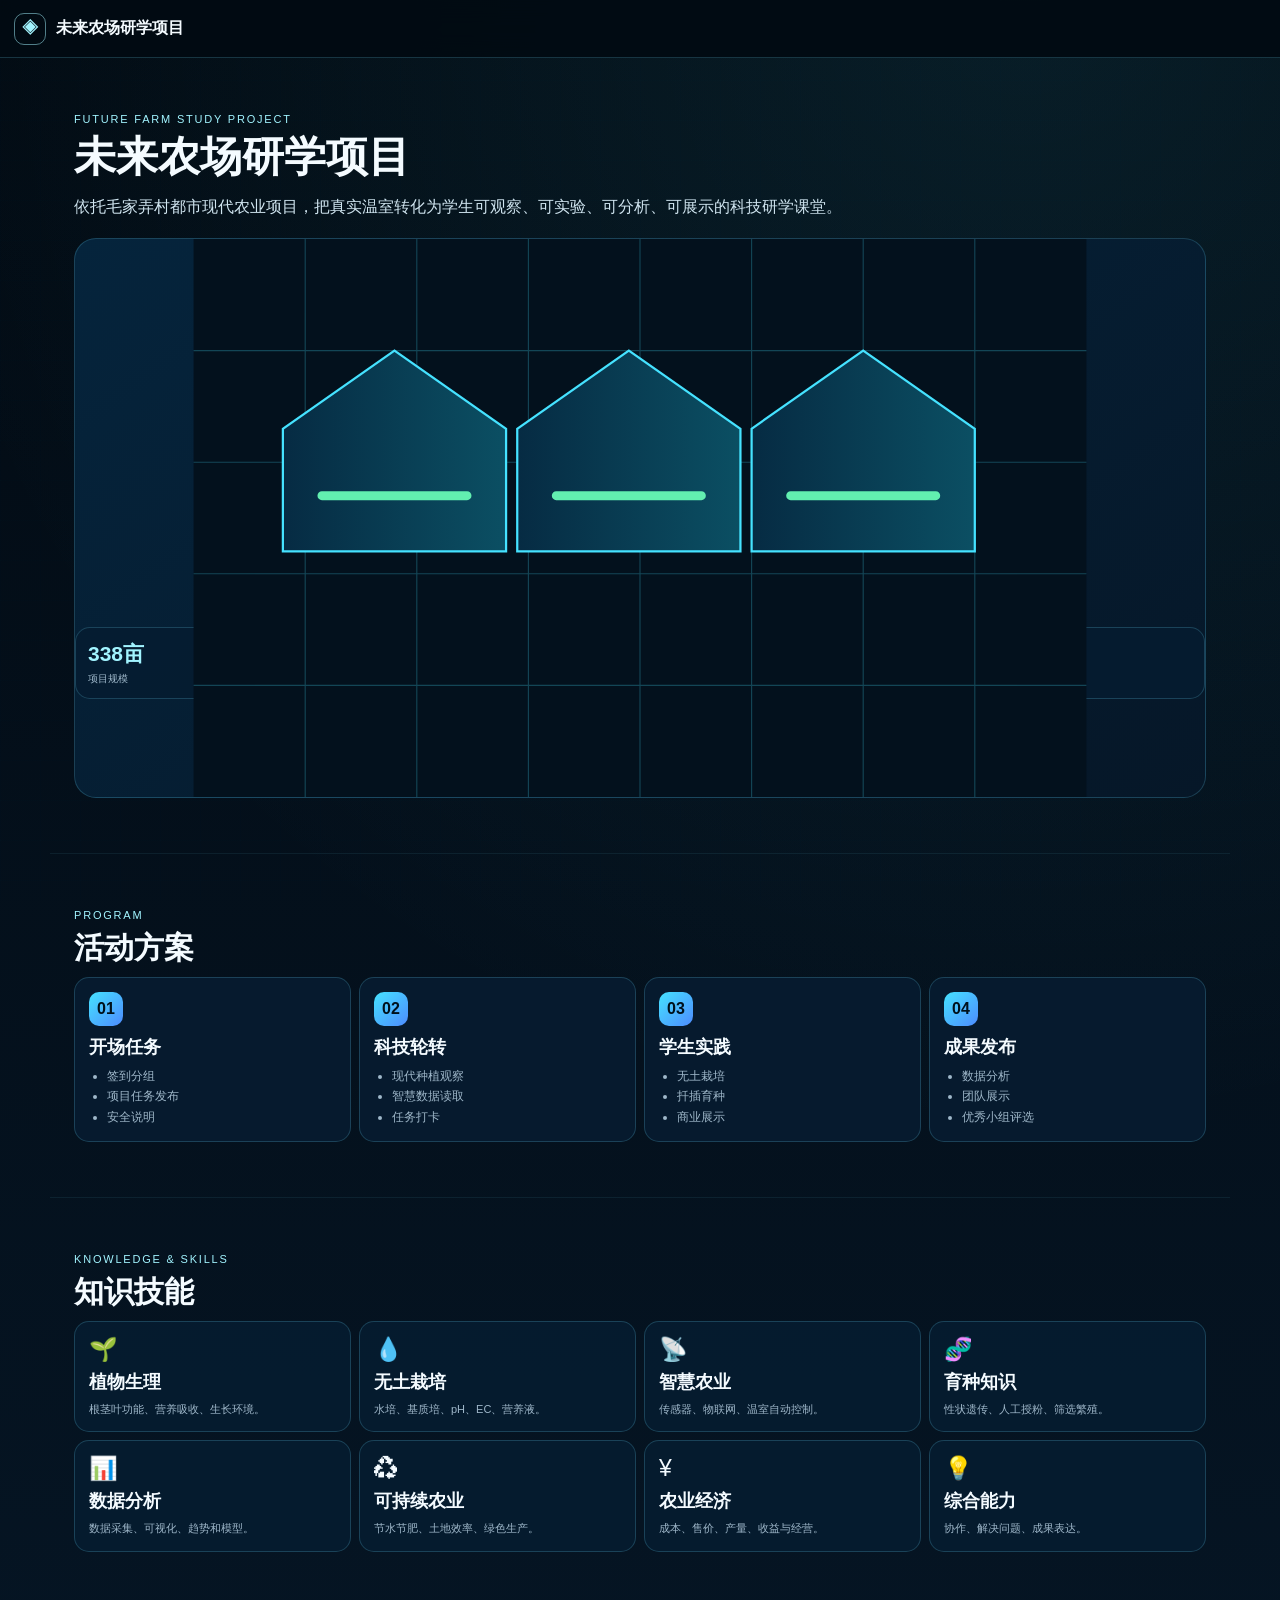
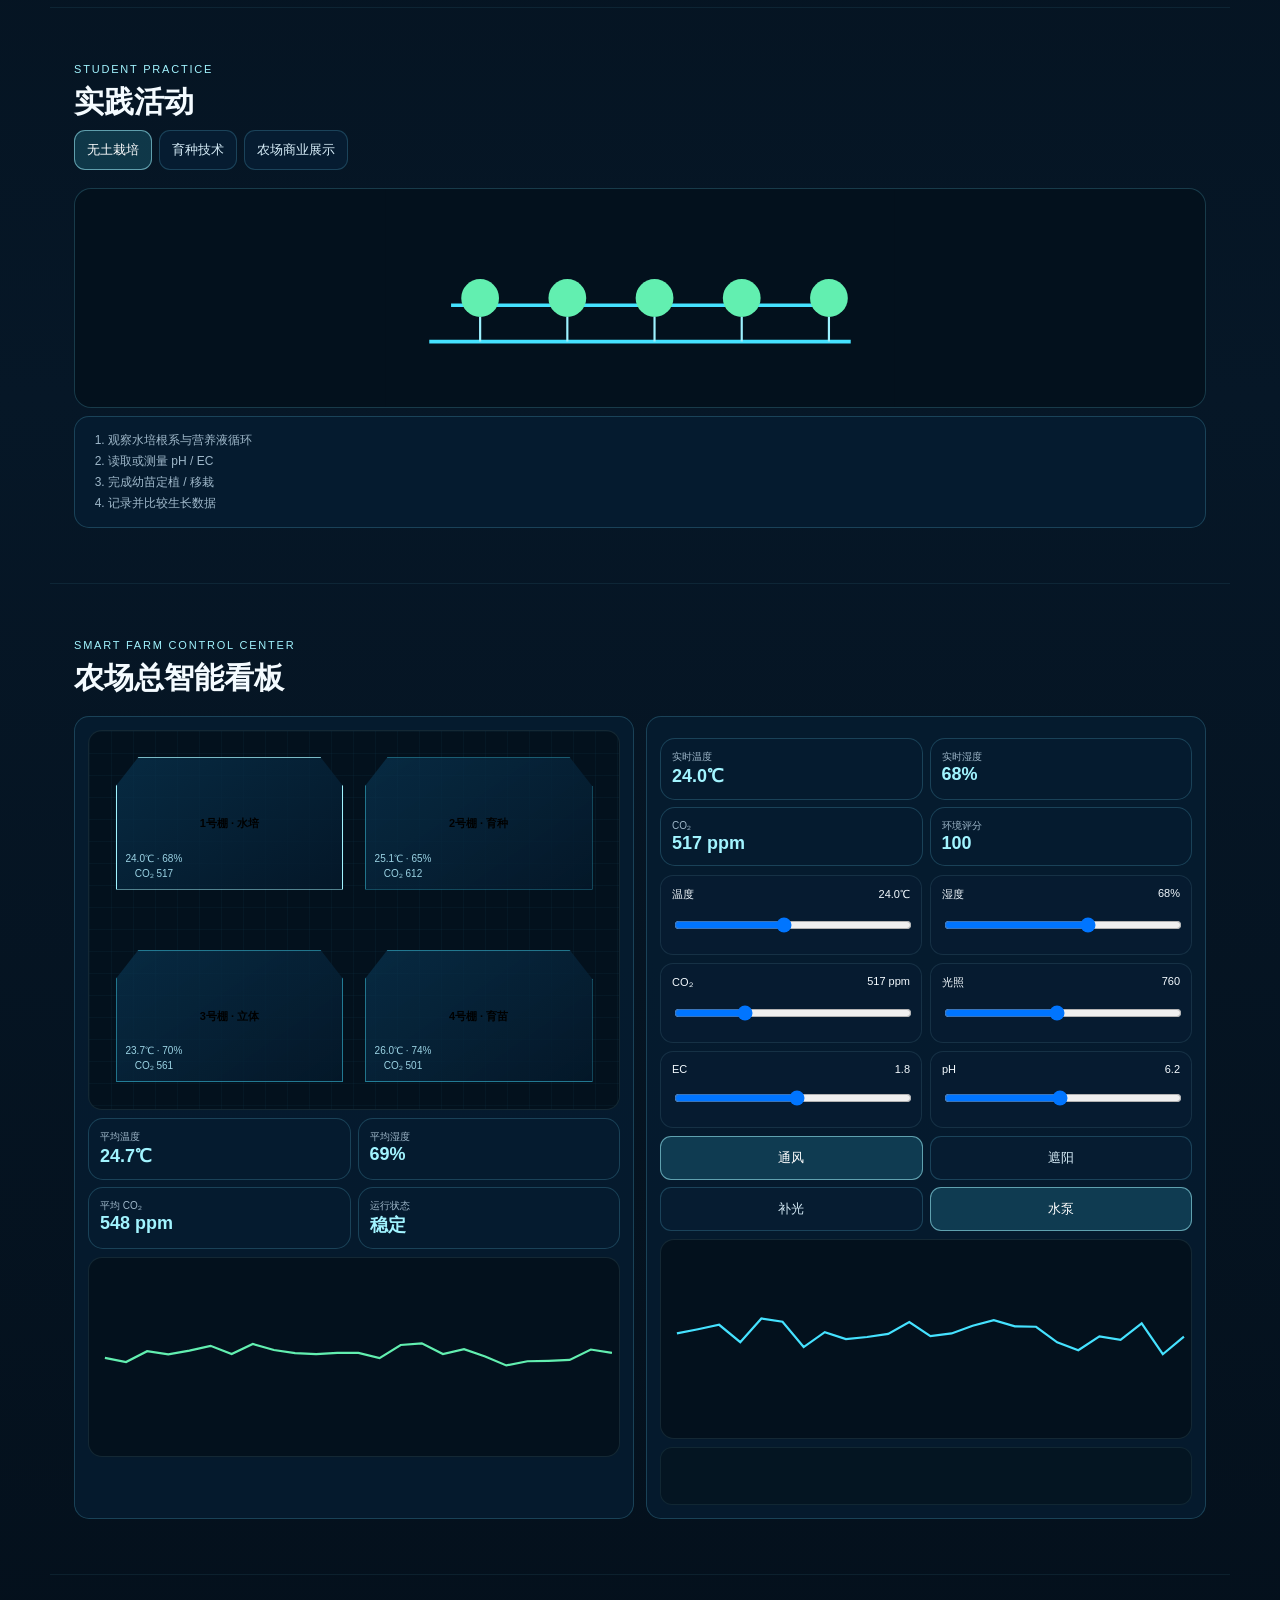
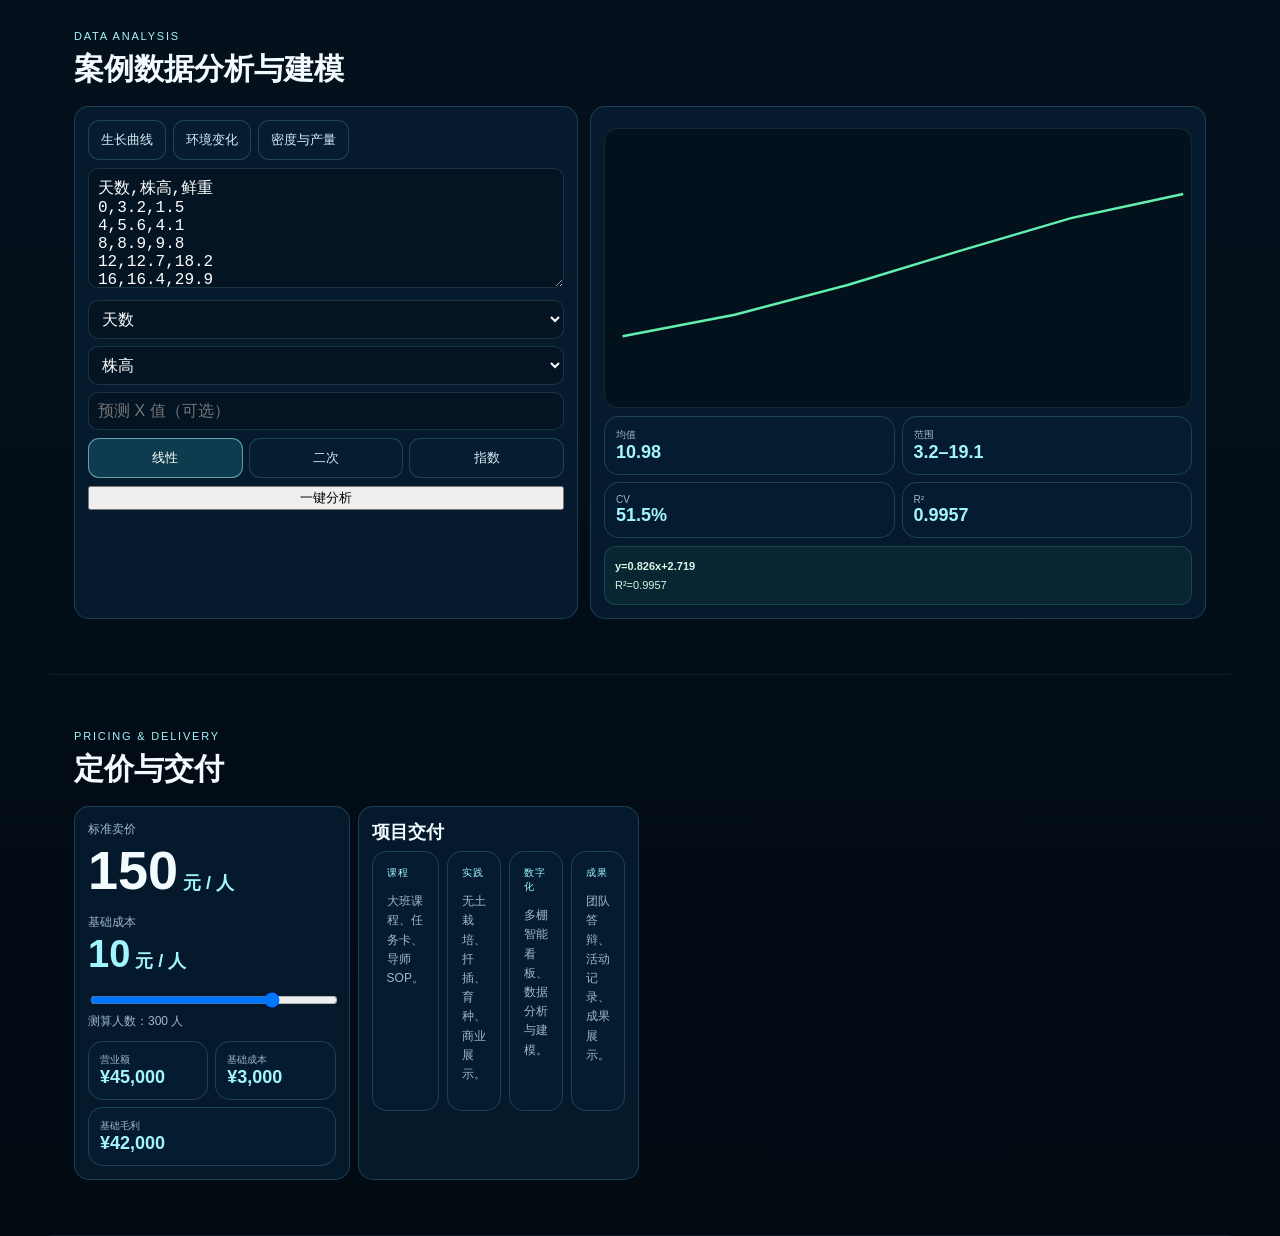
<file: future-farm/index.html>
<!doctype html>
<html lang="zh-CN">
<head>
<meta charset="utf-8"><meta name="viewport" content="width=device-width,initial-scale=1,viewport-fit=cover">
<meta name="theme-color" content="#020a12"><title>未来农场研学项目</title>
<style>
:root{--bg:#020a12;--panel:#071d31;--cyan:#45e2ff;--cyan2:#a2f4ff;--green:#62efb0;--blue:#4d8cff;--text:#f4fbff;--muted:#9fb8ca;--line:rgba(112,225,255,.2)}
*{box-sizing:border-box}html{scroll-behavior:smooth}body{margin:0;background:radial-gradient(circle at 80% 0,rgba(69,226,255,.09),transparent 25%),linear-gradient(#020a12,#061727 45%,#020a12);color:var(--text);font-family:"Microsoft YaHei","PingFang SC",Arial,sans-serif;padding-bottom:76px}
body:before{content:"";position:fixed;inset:0;pointer-events:none;opacity:.35;background-image:linear-gradient(rgba(69,226,255,.025) 1px,transparent 1px),linear-gradient(90deg,rgba(69,226,255,.025) 1px,transparent 1px);background-size:40px 40px}
header{position:sticky;top:0;z-index:30;height:58px;background:rgba(2,10,18,.9);backdrop-filter:blur(16px);border-bottom:1px solid var(--line);display:flex;align-items:center;padding:0 14px;font-weight:900}.logo{width:32px;height:32px;border:1px solid rgba(162,244,255,.5);border-radius:10px;display:grid;place-items:center;margin-right:10px;color:var(--cyan2)}
main{position:relative;z-index:1}.sec{padding:34px 14px;border-bottom:1px solid rgba(112,225,255,.08)}.ey{font-size:11px;letter-spacing:1.8px;color:var(--cyan2);margin-bottom:10px}h1{font-size:42px;line-height:1.05;margin:0 0 14px}h2{font-size:30px;line-height:1.12;margin:0 0 12px}h3{font-size:18px;margin:0 0 7px}.lead{color:#d0e5f0;font-size:16px;line-height:1.7;margin:0}.muted{color:var(--muted);font-size:12px;line-height:1.6}
.hero{min-height:420px;border:1px solid var(--line);border-radius:22px;position:relative;overflow:hidden;margin-top:18px;background:linear-gradient(145deg,#05243c,#061728)}
.hero svg{width:100%;height:100%;position:absolute;inset:0}.heroCopy{position:relative;z-index:2;padding:24px 20px}.heroKpis{display:grid;grid-template-columns:1fr 1fr;gap:8px;margin-top:220px}.kpi,.card,.metric,.panel{border:1px solid var(--line);background:rgba(7,29,49,.85);border-radius:15px}.kpi{padding:12px}.kpi b{display:block;font-size:21px;color:var(--cyan2)}.kpi span{font-size:10px;color:var(--muted)}
.grid2{display:grid;grid-template-columns:1fr 1fr;gap:8px}.card{padding:14px}.card p,.card li{color:var(--muted);font-size:12px;line-height:1.6}.card ul{padding-left:18px;margin:6px 0 0}.num{font-size:10px;color:var(--cyan2);letter-spacing:1.3px;margin-bottom:7px}
.steps{display:grid;grid-template-columns:1fr 1fr;gap:8px}.step{padding:14px;border:1px solid var(--line);border-radius:15px;background:rgba(7,29,49,.86)}.step b{display:flex;width:34px;height:34px;border-radius:10px;align-items:center;justify-content:center;background:linear-gradient(135deg,var(--cyan),var(--blue));color:#00111c;margin-bottom:9px}.step ul{padding-left:18px;margin:0;color:var(--muted);font-size:12px;line-height:1.7}
.skills{display:grid;grid-template-columns:1fr 1fr;gap:8px}.skill{padding:14px;border:1px solid var(--line);border-radius:15px;background:rgba(7,29,49,.84)}.skill .ico{font-size:23px;margin-bottom:7px}.skill p{margin:0;color:var(--muted);font-size:11px;line-height:1.5}
.tabs{display:flex;gap:7px;overflow-x:auto;padding-bottom:8px}.tabs button,.device,.model{border:1px solid var(--line);background:#061c31;color:#d7edf8;border-radius:11px;padding:10px 12px;white-space:nowrap}.tabs button.active,.device.on,.model.active{background:rgba(69,226,255,.17);border-color:rgba(162,244,255,.55);color:#fff}.practice{display:none;margin-top:10px}.practice.active{display:block}.practiceVisual{height:220px;border-radius:17px;border:1px solid var(--line);background:#03111d;overflow:hidden}.practiceVisual svg{width:100%;height:100%}.task{margin-top:8px;padding:13px;border:1px solid var(--line);border-radius:15px;background:rgba(7,29,49,.84)}.task ol{padding-left:20px;margin:0;color:var(--muted);font-size:12px;line-height:1.75}
.panel{padding:13px;margin-top:9px}.farmmap{height:260px;position:relative;border:1px solid rgba(162,244,255,.1);border-radius:14px;background:#03111d;overflow:hidden}.farmmap:before{content:"";position:absolute;inset:0;background-image:linear-gradient(rgba(69,226,255,.035) 1px,transparent 1px),linear-gradient(90deg,rgba(69,226,255,.035) 1px,transparent 1px);background-size:22px 22px}
.shed{position:absolute;width:43%;height:35%;clip-path:polygon(10% 0,90% 0,100% 22%,100% 100%,0 100%,0 22%);border:1px solid rgba(69,226,255,.45);background:linear-gradient(145deg,rgba(9,55,85,.65),rgba(4,24,42,.86));padding:12px 9px;font-size:10px;cursor:pointer}.shed.active{border-color:var(--cyan2);box-shadow:0 0 16px rgba(69,226,255,.15)}.shed b{display:block;font-size:11px}.shed span{position:absolute;bottom:8px;left:9px;color:#9bd3e4;line-height:1.5}#sh0{left:5%;top:7%}#sh1{right:5%;top:7%}#sh2{left:5%;bottom:7%}#sh3{right:5%;bottom:7%}
.metrics{display:grid;grid-template-columns:1fr 1fr;gap:7px;margin-top:8px}.metric{padding:11px}.metric span{display:block;font-size:10px;color:var(--muted)}.metric b{font-size:18px;color:var(--cyan2)}.controls{display:grid;gap:8px;margin-top:9px}.ctrl{padding:11px;border:1px solid rgba(162,244,255,.1);border-radius:13px;background:#061b30}.ctrl label{display:flex;justify-content:space-between;font-size:11px;margin-bottom:7px}.ctrl input{width:100%;height:28px}.devices{display:grid;grid-template-columns:1fr 1fr;gap:7px;margin-top:8px}.device{min-height:44px}.chart{height:200px;border:1px solid rgba(162,244,255,.1);border-radius:14px;background:#03111d;margin-top:8px;overflow:hidden}.chart svg{width:100%;height:100%}.log{height:58px;overflow:hidden;margin-top:8px;padding:8px;border:1px solid rgba(162,244,255,.08);border-radius:12px;background:#041522;color:#8fcde0;font-size:9px;line-height:1.4}
textarea,select,input[type=number]{width:100%;font-size:16px;color:#fff;background:#041423;border:1px solid rgba(162,244,255,.14);border-radius:10px;padding:9px}textarea{min-height:120px;resize:vertical}.form{display:grid;gap:7px;margin-top:8px}.models{display:grid;grid-template-columns:1fr 1fr 1fr;gap:6px;margin-top:8px}.result{margin-top:8px;padding:10px;border:1px solid rgba(98,239,176,.18);border-radius:12px;background:rgba(98,239,176,.05);font-size:11px;line-height:1.65;color:#d9f7e7}.price{font-size:54px;font-weight:900}.price small{font-size:18px;color:var(--cyan2)}.calc{display:grid;grid-template-columns:1fr 1fr;gap:7px;margin-top:10px}.calc .metric:last-child{grid-column:1/-1}.bottom{position:fixed;z-index:50;left:8px;right:8px;bottom:8px;display:grid;grid-template-columns:repeat(5,1fr);gap:4px;padding:6px;border:1px solid rgba(112,225,255,.22);border-radius:16px;background:rgba(2,12,22,.92);backdrop-filter:blur(18px)}.bottom a{min-height:48px;border-radius:11px;display:flex;flex-direction:column;align-items:center;justify-content:center;color:#a9c4d3;font-size:10px}.bottom b{font-size:16px;color:#e2f8ff}
@media(min-width:760px){body{padding-bottom:0}.sec{max-width:1180px;margin:auto;padding:55px 24px}.bottom{display:none}.grid2,.skills,.steps{grid-template-columns:repeat(4,1fr)}.controls{grid-template-columns:1fr 1fr}.hero{min-height:560px}.heroKpis{grid-template-columns:repeat(4,1fr);margin-top:340px}.farmmap{height:380px}.dashboardDesk{display:grid;grid-template-columns:1fr 1fr;gap:12px}.analysisDesk{display:grid;grid-template-columns:.9fr 1.1fr;gap:12px}}
</style>
</head><body>
<header><div class="logo">◈</div>未来农场研学项目</header>
<main>
<section class="sec" id="home"><div class="ey">FUTURE FARM STUDY PROJECT</div><h1>未来农场研学项目</h1><p class="lead">依托毛家弄村都市现代农业项目，把真实温室转化为学生可观察、可实验、可分析、可展示的科技研学课堂。</p>
<div class="hero"><svg viewBox="0 0 800 500"><defs><linearGradient id="g" x1="0" x2="1"><stop stop-color="#062b43"/><stop offset="1" stop-color="#0b4f63"/></linearGradient></defs><rect width="800" height="500" fill="#03111d"/><g opacity=".25" stroke="#45e2ff"><path d="M0 100H800M0 200H800M0 300H800M0 400H800"/><path d="M100 0V500M200 0V500M300 0V500M400 0V500M500 0V500M600 0V500M700 0V500"/></g><g transform="translate(80 100)" fill="url(#g)" stroke="#45e2ff" stroke-width="2"><path d="M0 180V70L100 0l100 70v110Z"/><path d="M210 180V70L310 0l100 70v110Z"/><path d="M420 180V70L520 0l100 70v110Z"/></g><g stroke="#62efb0" stroke-width="8" stroke-linecap="round"><path d="M115 230h130M325 230h130M535 230h130"/></g></svg><div class="heroCopy"></div><div class="heroKpis"><div class="kpi"><b>338亩</b><span>项目规模</span></div><div class="kpi"><b>13种</b><span>现代种植技术</span></div><div class="kpi"><b>150–350</b><span>学生 / 场</span></div><div class="kpi"><b>150元</b><span>卖价 / 人</span></div></div></div></section>
<section class="sec" id="plan"><div class="ey">PROGRAM</div><h2>活动方案</h2><div class="steps"><div class="step"><b>01</b><h3>开场任务</h3><ul><li>签到分组</li><li>项目任务发布</li><li>安全说明</li></ul></div><div class="step"><b>02</b><h3>科技轮转</h3><ul><li>现代种植观察</li><li>智慧数据读取</li><li>任务打卡</li></ul></div><div class="step"><b>03</b><h3>学生实践</h3><ul><li>无土栽培</li><li>扦插育种</li><li>商业展示</li></ul></div><div class="step"><b>04</b><h3>成果发布</h3><ul><li>数据分析</li><li>团队展示</li><li>优秀小组评选</li></ul></div></div></section>
<section class="sec" id="knowledge"><div class="ey">KNOWLEDGE & SKILLS</div><h2>知识技能</h2><div class="skills"><div class="skill"><div class="ico">🌱</div><h3>植物生理</h3><p>根茎叶功能、营养吸收、生长环境。</p></div><div class="skill"><div class="ico">💧</div><h3>无土栽培</h3><p>水培、基质培、pH、EC、营养液。</p></div><div class="skill"><div class="ico">📡</div><h3>智慧农业</h3><p>传感器、物联网、温室自动控制。</p></div><div class="skill"><div class="ico">🧬</div><h3>育种知识</h3><p>性状遗传、人工授粉、筛选繁殖。</p></div><div class="skill"><div class="ico">📊</div><h3>数据分析</h3><p>数据采集、可视化、趋势和模型。</p></div><div class="skill"><div class="ico">♻</div><h3>可持续农业</h3><p>节水节肥、土地效率、绿色生产。</p></div><div class="skill"><div class="ico">¥</div><h3>农业经济</h3><p>成本、售价、产量、收益与经营。</p></div><div class="skill"><div class="ico">💡</div><h3>综合能力</h3><p>协作、解决问题、成果表达。</p></div></div></section>
<section class="sec" id="practice"><div class="ey">STUDENT PRACTICE</div><h2>实践活动</h2><div class="tabs"><button class="active" data-tab="0">无土栽培</button><button data-tab="1">育种技术</button><button data-tab="2">农场商业展示</button></div><div class="practice active" data-panel="0"><div class="practiceVisual"><svg viewBox="0 0 700 300"><rect width="700" height="300" fill="#03111d"/><g stroke="#45e2ff" stroke-width="5"><path d="M60 210H640"/><path d="M90 160H610"/></g><g fill="#62efb0"><circle cx="130" cy="150" r="26"/><circle cx="250" cy="150" r="26"/><circle cx="370" cy="150" r="26"/><circle cx="490" cy="150" r="26"/><circle cx="610" cy="150" r="26"/></g><g stroke="#9df2ff" stroke-width="3"><path d="M130 176v34M250 176v34M370 176v34M490 176v34M610 176v34"/></g></svg></div><div class="task"><ol><li>观察水培根系与营养液循环</li><li>读取或测量 pH / EC</li><li>完成幼苗定植 / 移栽</li><li>记录并比较生长数据</li></ol></div></div><div class="practice" data-panel="1"><div class="practiceVisual"><svg viewBox="0 0 700 300"><rect width="700" height="300" fill="#03111d"/><path d="M80 240C120 180 180 145 245 135" stroke="#62efb0" stroke-width="12" fill="none"/><path d="M240 135c-15-65 15-105 82-120-4 65-32 105-82 120Z" fill="#46d69a"/><circle cx="435" cy="140" r="35" fill="#ffd66f"/><g fill="#fff1b1"><ellipse cx="435" cy="92" rx="17" ry="37"/><ellipse cx="483" cy="140" rx="37" ry="17"/><ellipse cx="435" cy="188" rx="17" ry="37"/><ellipse cx="387" cy="140" rx="37" ry="17"/></g><path d="M520 115l100-48M520 115l100 48" stroke="#9bdced" stroke-width="8"/><circle cx="520" cy="115" r="10" fill="#45e2ff"/></svg></div><div class="task"><ol><li>认识目标性状与优良个体</li><li>完成学生扦插实验</li><li>模拟人工授粉</li><li>记录生根与性状变化</li></ol></div></div><div class="practice" data-panel="2"><div class="practiceVisual"><svg viewBox="0 0 700 300"><rect width="700" height="300" fill="#03111d"/><rect x="60" y="55" width="580" height="190" rx="24" fill="#092a43" stroke="#3d95b6"/><g fill="#62efb0"><circle cx="165" cy="130" r="35"/><circle cx="350" cy="130" r="35"/><circle cx="535" cy="130" r="35"/></g><g fill="#dff7ff" font-size="18"><text x="120" y="210">包装设计</text><text x="305" y="210">成本核算</text><text x="490" y="210">销售路演</text></g></svg></div><div class="task"><ol><li>确定产品定位</li><li>核算成本、售价与利润</li><li>设计包装与品牌卖点</li><li>完成团队销售路演</li></ol></div></div></section>
<section class="sec" id="dashboard"><div class="ey">SMART FARM CONTROL CENTER</div><h2>农场总智能看板</h2><div class="dashboardDesk"><div class="panel"><div class="farmmap"><button class="shed active" id="sh0" data-shed="0"><b>1号棚 · 水培</b><span id="md0"></span></button><button class="shed" id="sh1" data-shed="1"><b>2号棚 · 育种</b><span id="md1"></span></button><button class="shed" id="sh2" data-shed="2"><b>3号棚 · 立体</b><span id="md2"></span></button><button class="shed" id="sh3" data-shed="3"><b>4号棚 · 育苗</b><span id="md3"></span></button></div><div class="metrics"><div class="metric"><span>平均温度</span><b id="at"></b></div><div class="metric"><span>平均湿度</span><b id="ah"></b></div><div class="metric"><span>平均 CO₂</span><b id="ac"></b></div><div class="metric"><span>运行状态</span><b id="state"></b></div></div><div class="chart" id="farmChart"></div></div><div class="panel"><div class="metrics"><div class="metric"><span>实时温度</span><b id="rt"></b></div><div class="metric"><span>实时湿度</span><b id="rh"></b></div><div class="metric"><span>CO₂</span><b id="rc"></b></div><div class="metric"><span>环境评分</span><b id="score"></b></div></div><div class="controls"><div class="ctrl"><label>温度 <span id="vt"></span></label><input id="temp" type="range" min="12" max="38" step=".1"></div><div class="ctrl"><label>湿度 <span id="vh"></span></label><input id="hum" type="range" min="25" max="95"></div><div class="ctrl"><label>CO₂ <span id="vc"></span></label><input id="co2" type="range" min="250" max="1200" step="10"></div><div class="ctrl"><label>光照 <span id="vl"></span></label><input id="lux" type="range" min="100" max="1500" step="10"></div><div class="ctrl"><label>EC <span id="ve"></span></label><input id="ec" type="range" min=".5" max="3" step=".1"></div><div class="ctrl"><label>pH <span id="vp"></span></label><input id="ph" type="range" min="4.5" max="8" step=".1"></div></div><div class="devices"><button class="device on" data-dev="fan">通风</button><button class="device" data-dev="shade">遮阳</button><button class="device" data-dev="light">补光</button><button class="device on" data-dev="pump">水泵</button></div><div class="chart" id="shedChart"></div><div class="log" id="log"></div></div></div></section>
<section class="sec" id="data"><div class="ey">DATA ANALYSIS</div><h2>案例数据分析与建模</h2><div class="analysisDesk"><div class="panel"><div class="tabs"><button id="d1">生长曲线</button><button id="d2">环境变化</button><button id="d3">密度与产量</button></div><textarea id="txt"></textarea><div class="form"><select id="x"></select><select id="y"></select><input id="predict" type="number" placeholder="预测 X 值（可选）"></div><div class="models"><button class="model active" data-model="linear">线性</button><button class="model" data-model="quad">二次</button><button class="model" data-model="exp">指数</button></div><button class="btn" id="go" style="width:100%;margin-top:8px">一键分析</button></div><div class="panel"><div class="chart" id="dataChart" style="height:280px"></div><div class="metrics"><div class="metric"><span>均值</span><b id="mean"></b></div><div class="metric"><span>范围</span><b id="range"></b></div><div class="metric"><span>CV</span><b id="cv"></b></div><div class="metric"><span>R²</span><b id="r2"></b></div></div><div class="result" id="result"></div></div></div></section>
<section class="sec" id="price"><div class="ey">PRICING & DELIVERY</div><h2>定价与交付</h2><div class="grid2"><div class="panel"><div class="muted">标准卖价</div><div class="price">150<small> 元 / 人</small></div><div class="muted" style="margin-top:12px">基础成本</div><div class="price" style="font-size:38px;color:var(--cyan2)">10<small> 元 / 人</small></div><input id="people" type="range" min="150" max="350" step="10" value="300" style="width:100%;margin-top:16px"><div class="muted">测算人数：<span id="pn">300 人</span></div><div class="calc"><div class="metric"><span>营业额</span><b id="rev"></b></div><div class="metric"><span>基础成本</span><b id="cost"></b></div><div class="metric"><span>基础毛利</span><b id="profit"></b></div></div></div><div class="panel"><h3>项目交付</h3><div class="grid2"><div class="card"><div class="num">课程</div><p>大班课程、任务卡、导师SOP。</p></div><div class="card"><div class="num">实践</div><p>无土栽培、扦插、育种、商业展示。</p></div><div class="card"><div class="num">数字化</div><p>多棚智能看板、数据分析与建模。</p></div><div class="card"><div class="num">成果</div><p>团队答辩、活动记录、成果展示。</p></div></div></div></div></section>
</main>
<nav class="bottom"><a href="#home"><b>⌂</b>项目</a><a href="#plan"><b>▣</b>方案</a><a href="#practice"><b>⚗</b>实践</a><a href="#dashboard"><b>⌁</b>看板</a><a href="#data"><b>▥</b>数据</a></nav>
<script>
document.querySelectorAll('[data-tab]').forEach(b=>b.onclick=()=>{document.querySelectorAll('[data-tab]').forEach(x=>x.classList.toggle('active',x===b));document.querySelectorAll('[data-panel]').forEach(x=>x.classList.toggle('active',x.dataset.panel===b.dataset.tab))});
const sheds=[{t:24,h:68,c:520,l:760,e:1.8,p:6.2,d:{fan:1,shade:0,light:0,pump:1},hist:[]},{t:25.2,h:65,c:610,l:820,e:1.6,p:6.1,d:{fan:1,shade:0,light:1,pump:1},hist:[]},{t:23.7,h:70,c:560,l:690,e:1.9,p:6.3,d:{fan:1,shade:1,light:0,pump:1},hist:[]},{t:26,h:74,c:500,l:620,e:1.4,p:6,d:{fan:0,shade:1,light:1,pump:1},hist:[]}];sheds.forEach(s=>{for(let i=0;i<25;i++)s.hist.push(s.t+(Math.random()-.5)*.7)});let si=0;
const ids={t:temp,h:hum,c:co2,l:lux,e:ec,p:ph};function ideal(v,a,b,l,h){if(v>=l&&v<=h)return 100;if(v<l)return Math.max(0,100-(l-v)/(l-a)*100);return Math.max(0,100-(v-h)/(b-h)*100)}function score(s){return Math.round((ideal(s.t,12,38,20,28)+ideal(s.h,25,95,55,78)+ideal(s.c,250,1200,400,900)+ideal(s.l,100,1500,500,1050)+ideal(s.e,.5,3,1.3,2.1)+ideal(s.p,4.5,8,5.7,6.6))/6)}
function line(id,a,col){const W=600,H=190,p={l:18,r:8,t:10,b:16},mn=Math.min(...a)-1,mx=Math.max(...a)+1,X=i=>p.l+i/(a.length-1)*(W-p.l-p.r),Y=v=>H-p.b-(v-mn)/(mx-mn)*(H-p.t-p.b),pts=a.map((v,i)=>`${X(i)},${Y(v)}`).join(' ');document.getElementById(id).innerHTML=`<svg viewBox="0 0 ${W} ${H}"><polyline points="${pts}" fill="none" stroke="${col}" stroke-width="2.5"/></svg>`}
function log(m){document.getElementById('log').innerHTML=`<div>[${new Date().toLocaleTimeString('zh-CN',{hour12:false})}] ${m}</div>`+document.getElementById('log').innerHTML}
function render(){const s=sheds[si];Object.entries(ids).forEach(([k,e])=>e.value=s[k]);vt.textContent=s.t.toFixed(1)+'℃';vh.textContent=Math.round(s.h)+'%';vc.textContent=Math.round(s.c)+' ppm';vl.textContent=Math.round(s.l);ve.textContent=s.e.toFixed(1);vp.textContent=s.p.toFixed(1);rt.textContent=s.t.toFixed(1)+'℃';rh.textContent=Math.round(s.h)+'%';rc.textContent=Math.round(s.c)+' ppm';document.getElementById('score').textContent=score(s);document.querySelectorAll('[data-shed]').forEach(x=>x.classList.toggle('active',+x.dataset.shed===si));document.querySelectorAll('.device').forEach(x=>x.classList.toggle('on',!!s.d[x.dataset.dev]));sheds.forEach((x,i)=>document.getElementById('md'+i).innerHTML=`${x.t.toFixed(1)}℃ · ${Math.round(x.h)}%<br>CO₂ ${Math.round(x.c)}`);at.textContent=(sheds.reduce((a,b)=>a+b.t,0)/4).toFixed(1)+'℃';ah.textContent=Math.round(sheds.reduce((a,b)=>a+b.h,0)/4)+'%';ac.textContent=Math.round(sheds.reduce((a,b)=>a+b.c,0)/4)+' ppm';document.getElementById('state').textContent=sheds.reduce((a,b)=>a+score(b),0)/4>78?'稳定':'可优化';line('shedChart',s.hist,'#45e2ff');line('farmChart',Array.from({length:25},(_,i)=>sheds.reduce((a,b)=>a+b.hist[i],0)/4),'#62efb0')}
document.querySelectorAll('[data-shed]').forEach(x=>x.onclick=()=>{si=+x.dataset.shed;render();log('切换棚区')});Object.entries(ids).forEach(([k,e])=>e.oninput=()=>{sheds[si][k]=+e.value;render()});document.querySelectorAll('.device').forEach(b=>b.onclick=()=>{sheds[si].d[b.dataset.dev]=!sheds[si].d[b.dataset.dev];render();log((sheds[si].d[b.dataset.dev]?'开启 ':'关闭 ')+b.textContent)});setInterval(()=>{sheds.forEach(s=>{s.t+= (Math.random()-.5)*.13;s.h+=(Math.random()-.5)*.5;s.c+=(Math.random()-.5)*7;s.hist.push(s.t);if(s.hist.length>25)s.hist.shift()});render()},1300);render();
const samples={a:`天数,株高,鲜重
0,3.2,1.5
4,5.6,4.1
8,8.9,9.8
12,12.7,18.2
16,16.4,29.9
20,19.1,43.5`,b:`时间,温度,湿度
8,22.1,78
9,23,75
10,24.4,71
11,25.5,68
12,26.6,65
13,27.2,63
14,27,64`,c:`种植密度,单位面积产量,耗水量
16,3.8,42
20,4.5,49
24,5.1,57
28,5.5,68
32,5.6,82
36,5.4,99`};let rows=[],heads=[],model='linear';function parse(t){let l=t.trim().split(/\r?\n/),h=l[0].split(','),r=l.slice(1).map(z=>{let a=z.split(','),o={};h.forEach((k,i)=>o[k]=+a[i]);return o});return{h,r}}function load(t){txt.value=t;let p=parse(t);heads=p.h;rows=p.r;x.innerHTML=heads.map(c=>`<option>${c}</option>`).join('');y.innerHTML=heads.map(c=>`<option>${c}</option>`).join('');y.selectedIndex=1;analyse()}function meanf(a){return a.reduce((s,v)=>s+v,0)/a.length}function lin(X,Y){let mx=meanf(X),my=meanf(Y),n=0,d=0;for(let i=0;i<X.length;i++){n+=(X[i]-mx)*(Y[i]-my);d+=(X[i]-mx)**2}let a=n/d,b=my-a*mx,p=X.map(v=>a*v+b),m=my,ss=Y.reduce((s,v)=>s+(v-m)**2,0),rr=Y.reduce((s,v,i)=>s+(v-p[i])**2,0);return{p,fn:v=>a*v+b,eq:`y=${a.toFixed(3)}x${b>=0?'+':''}${b.toFixed(3)}`,r:1-rr/ss}}function analyse(){let P=rows.map(r=>[r[x.value],r[y.value]]),X=P.map(z=>z[0]),Y=P.map(z=>z[1]),f=lin(X,Y),m=meanf(Y),sd=Math.sqrt(meanf(Y.map(v=>(v-m)**2)));mean.textContent=m.toFixed(2);range.textContent=Math.min(...Y).toFixed(1)+'–'+Math.max(...Y).toFixed(1);cv.textContent=(sd/m*100).toFixed(1)+'%';document.getElementById('r2').textContent=f.r.toFixed(4);let pr=+predict.value;result.innerHTML=`<b>${f.eq}</b><br>R²=${f.r.toFixed(4)}${Number.isFinite(pr)&&predict.value?`；预测≈${f.fn(pr).toFixed(2)}`:''}`;line('dataChart',Y,'#62efb0')}d1.onclick=()=>load(samples.a);d2.onclick=()=>load(samples.b);d3.onclick=()=>load(samples.c);go.onclick=analyse;[x,y,predict].forEach(e=>e.onchange=analyse);document.querySelectorAll('[data-model]').forEach(b=>b.onclick=()=>{document.querySelectorAll('[data-model]').forEach(z=>z.classList.toggle('active',z===b));model=b.dataset.model;analyse()});load(samples.a);
function pc(){let n=+people.value;pn.textContent=n+' 人';rev.textContent='¥'+(n*150).toLocaleString();cost.textContent='¥'+(n*10).toLocaleString();profit.textContent='¥'+(n*140).toLocaleString()}people.oninput=pc;pc();
</script></body></html>
</file>
<file: styles.css>
:root {
  color-scheme: dark;
  --bg: #08100f;
  --bg-2: #141918;
  --panel: rgba(18, 26, 28, 0.88);
  --panel-strong: rgba(22, 32, 32, 0.94);
  --line: rgba(181, 200, 177, 0.2);
  --line-strong: rgba(112, 214, 170, 0.45);
  --text: #eef7ff;
  --muted: #9bb0c6;
  --blue: #4ea4ff;
  --cyan: #49d6e8;
  --green: #62d392;
  --amber: #f3c05a;
  --rose: #ff7d8a;
  --violet: #b89cff;
  --shadow: 0 22px 60px rgba(0, 0, 0, 0.34);
  font-family: "Microsoft YaHei UI", "Microsoft YaHei", "PingFang SC", system-ui, -apple-system, BlinkMacSystemFont, "Segoe UI", sans-serif;
}

* {
  box-sizing: border-box;
}

html,
body {
  min-height: 100%;
}

body {
  margin: 0;
  color: var(--text);
  background:
    radial-gradient(circle at 16% 10%, rgba(98, 211, 146, 0.18), transparent 28rem),
    radial-gradient(circle at 82% 12%, rgba(184, 156, 255, 0.15), transparent 27rem),
    radial-gradient(circle at 58% 102%, rgba(243, 192, 90, 0.1), transparent 24rem),
    linear-gradient(135deg, #07100f 0%, #111716 46%, #18131b 100%);
  overflow-x: hidden;
}

button,
input,
textarea {
  font: inherit;
}

button {
  color: inherit;
}

.app-shell {
  width: min(1840px, 100%);
  margin: 0 auto;
  padding: 20px;
}

.topbar {
  display: flex;
  align-items: center;
  justify-content: space-between;
  gap: 16px;
  min-height: 82px;
  padding: 14px 18px;
  border: 1px solid var(--line);
  border-radius: 8px;
  background: rgba(9, 16, 16, 0.78);
  box-shadow: var(--shadow);
  backdrop-filter: blur(18px);
}

.brand-block {
  display: flex;
  align-items: center;
  gap: 14px;
  min-width: 0;
}

.brand-mark {
  position: relative;
  flex: 0 0 54px;
  width: 54px;
  height: 54px;
  border: 1px solid rgba(126, 208, 255, 0.48);
  border-radius: 8px;
  background: linear-gradient(145deg, rgba(39, 76, 65, 0.94), rgba(25, 24, 45, 0.96));
  box-shadow: inset 0 0 24px rgba(73, 214, 232, 0.14), 0 16px 34px rgba(0, 0, 0, 0.28);
}

.brand-bubble,
.brand-bubble::before,
.brand-bubble::after {
  position: absolute;
  display: block;
  border: 1px solid rgba(73, 214, 232, 0.75);
  border-radius: 50%;
  background: rgba(73, 214, 232, 0.18);
  content: "";
}

.brand-bubble {
  top: 10px;
  left: 12px;
  width: 9px;
  height: 9px;
}

.brand-bubble::before {
  top: 13px;
  left: 24px;
  width: 6px;
  height: 6px;
}

.brand-bubble::after {
  top: 25px;
  left: 7px;
  width: 5px;
  height: 5px;
}

.brand-flask {
  position: absolute;
  right: 12px;
  bottom: 10px;
  width: 21px;
  height: 30px;
  border: 2px solid rgba(238, 247, 255, 0.78);
  border-top: 0;
  border-radius: 4px 4px 9px 9px;
  transform: skewX(-7deg);
}

.brand-flask::before {
  position: absolute;
  left: 5px;
  top: -11px;
  width: 8px;
  height: 13px;
  border: 2px solid rgba(238, 247, 255, 0.78);
  border-bottom: 0;
  content: "";
}

.brand-flask::after {
  position: absolute;
  left: 2px;
  right: 2px;
  bottom: 3px;
  height: 11px;
  border-radius: 0 0 7px 7px;
  background: linear-gradient(90deg, var(--cyan), var(--green));
  content: "";
}

h1,
h2,
h3,
p {
  margin: 0;
}

.topbar h1 {
  font-size: clamp(24px, 3vw, 38px);
  line-height: 1.05;
  letter-spacing: 0;
}

.topbar p {
  margin-top: 7px;
  color: var(--muted);
  font-size: 14px;
}

.top-actions {
  display: flex;
  gap: 10px;
}

.icon-button {
  display: grid;
  place-items: center;
  width: 42px;
  height: 42px;
  border: 1px solid rgba(126, 208, 255, 0.34);
  border-radius: 8px;
  background: rgba(22, 32, 32, 0.9);
  box-shadow: inset 0 0 18px rgba(73, 214, 232, 0.08);
  cursor: pointer;
  transition: transform 160ms ease, border-color 160ms ease, background 160ms ease;
}

.icon-button:hover,
.action-button:hover,
.reagent-card:hover,
.instrument-card:hover,
.experiment-card:hover {
  border-color: rgba(73, 214, 232, 0.78);
  transform: translateY(-1px);
}

.icon-button.danger {
  border-color: rgba(255, 125, 138, 0.38);
}

.lab-layout {
  display: grid;
  grid-template-columns: minmax(270px, 340px) minmax(420px, 1fr) minmax(310px, 390px);
  gap: 16px;
  margin-top: 16px;
  align-items: stretch;
}

.panel {
  border: 1px solid var(--line);
  border-radius: 8px;
  background: var(--panel);
  box-shadow: var(--shadow);
  backdrop-filter: blur(18px);
  overflow: hidden;
}

.panel-section {
  padding: 16px;
  border-bottom: 1px solid var(--line);
}

.panel-section:last-child {
  border-bottom: 0;
}

.section-head,
.stage-head,
.contents-head {
  display: flex;
  align-items: center;
  justify-content: space-between;
  gap: 12px;
}

.section-head h2,
.stage-head h2 {
  font-size: 17px;
}

.section-head span,
.section-head button,
.contents-head button {
  border: 1px solid rgba(126, 208, 255, 0.28);
  border-radius: 999px;
  background: rgba(14, 34, 55, 0.76);
  color: var(--muted);
  padding: 5px 9px;
  font-size: 12px;
}

.section-head button,
.contents-head button {
  cursor: pointer;
}

.search-wrap {
  display: flex;
  align-items: center;
  gap: 8px;
  height: 40px;
  margin: 14px 0 10px;
  padding: 0 11px;
  border: 1px solid rgba(126, 208, 255, 0.26);
  border-radius: 8px;
  background: rgba(7, 12, 13, 0.58);
}

.search-wrap input {
  width: 100%;
  border: 0;
  outline: 0;
  color: var(--text);
  background: transparent;
}

.search-wrap input::placeholder,
textarea::placeholder {
  color: rgba(155, 176, 198, 0.72);
}

.segmented {
  display: flex;
  flex-wrap: wrap;
  gap: 7px;
  margin-bottom: 12px;
}

.segment {
  min-height: 30px;
  border: 1px solid rgba(126, 208, 255, 0.24);
  border-radius: 999px;
  background: rgba(13, 22, 21, 0.76);
  color: var(--muted);
  padding: 5px 10px;
  cursor: pointer;
}

.segment[aria-selected="true"] {
  color: #041321;
  background: linear-gradient(135deg, #71f0b6, #f3d16d);
  border-color: transparent;
}

.reagent-grid,
.instrument-grid,
.experiment-list,
.log-list {
  display: grid;
  gap: 9px;
}

.reagent-grid {
  grid-template-columns: repeat(2, minmax(0, 1fr));
  max-height: 45vh;
  overflow: auto;
  padding-right: 2px;
}

.reagent-card,
.instrument-card,
.experiment-card {
  border: 1px solid rgba(126, 208, 255, 0.22);
  border-radius: 8px;
  background: linear-gradient(145deg, rgba(24, 36, 34, 0.94), rgba(18, 23, 30, 0.94));
  cursor: grab;
  transition: transform 160ms ease, border-color 160ms ease, background 160ms ease;
}

.reagent-card {
  position: relative;
  display: flex;
  align-items: center;
  gap: 9px;
  min-height: 64px;
  padding: 9px;
  text-align: left;
}

.reagent-card:active {
  cursor: grabbing;
}

.vial {
  position: relative;
  flex: 0 0 27px;
  height: 42px;
  border: 1px solid rgba(238, 247, 255, 0.52);
  border-radius: 7px 7px 11px 11px;
  background: rgba(238, 247, 255, 0.08);
  overflow: hidden;
}

.vial::before {
  position: absolute;
  top: -2px;
  left: 7px;
  width: 11px;
  height: 8px;
  border: 1px solid rgba(238, 247, 255, 0.55);
  border-bottom: 0;
  border-radius: 4px 4px 0 0;
  content: "";
}

.vial span {
  position: absolute;
  left: 3px;
  right: 3px;
  bottom: 3px;
  height: 45%;
  border-radius: 4px 4px 8px 8px;
  background: var(--vial-color, var(--cyan));
  box-shadow: 0 0 14px color-mix(in srgb, var(--vial-color, var(--cyan)) 64%, transparent);
}

.reagent-main {
  display: grid;
  min-width: 0;
  gap: 4px;
}

.reagent-main strong {
  overflow: hidden;
  font-size: 13px;
  line-height: 1.18;
  text-overflow: ellipsis;
  white-space: nowrap;
}

.reagent-main small {
  color: var(--muted);
  font-size: 11px;
}

.hazard-dot {
  position: absolute;
  top: 7px;
  right: 7px;
  width: 9px;
  height: 9px;
  border-radius: 50%;
  background: var(--hazard-color, var(--green));
  box-shadow: 0 0 12px var(--hazard-color, var(--green));
}

.instrument-grid {
  grid-template-columns: repeat(2, minmax(0, 1fr));
}

.instrument-card {
  display: flex;
  align-items: center;
  gap: 8px;
  min-height: 46px;
  padding: 9px 10px;
}

.instrument-card span:first-child {
  display: grid;
  place-items: center;
  width: 28px;
  height: 28px;
  border: 1px solid rgba(126, 208, 255, 0.28);
  border-radius: 8px;
  background: rgba(73, 214, 232, 0.12);
}

.instrument-card strong {
  font-size: 13px;
}

.stage-panel {
  display: flex;
  flex-direction: column;
  min-height: 760px;
}

.stage-head {
  padding: 16px;
  border-bottom: 1px solid var(--line);
}

.stage-head p {
  margin-top: 5px;
  color: var(--muted);
  font-size: 13px;
}

.status-strip {
  display: flex;
  flex-wrap: wrap;
  justify-content: flex-end;
  gap: 7px;
}

.status-pill {
  display: inline-flex;
  align-items: center;
  min-height: 28px;
  border: 1px solid rgba(126, 208, 255, 0.25);
  border-radius: 999px;
  background: rgba(9, 16, 16, 0.68);
  color: var(--muted);
  padding: 4px 9px;
  font-size: 12px;
}

.bench {
  position: relative;
  flex: 1;
  min-height: 510px;
  overflow: hidden;
  background:
    radial-gradient(circle at 50% 20%, rgba(98, 211, 146, 0.14), transparent 19rem),
    radial-gradient(circle at 20% 84%, rgba(184, 156, 255, 0.1), transparent 16rem),
    linear-gradient(180deg, rgba(15, 27, 26, 0.58), rgba(7, 11, 13, 0.94));
}

.bench-grid {
  position: absolute;
  inset: 0;
  background-image:
    linear-gradient(rgba(181, 200, 177, 0.07) 1px, transparent 1px),
    linear-gradient(90deg, rgba(181, 200, 177, 0.07) 1px, transparent 1px);
  background-size: 42px 42px;
  mask-image: linear-gradient(to bottom, transparent, #000 12%, #000 92%, transparent);
}

.safety-sign {
  position: absolute;
  top: 18px;
  left: 18px;
  border: 1px solid rgba(243, 192, 90, 0.42);
  border-radius: 8px;
  background: rgba(80, 55, 12, 0.48);
  color: #ffe3a3;
  padding: 8px 10px;
  font-size: 12px;
}

.reaction-aura {
  position: absolute;
  left: 50%;
  top: 47%;
  width: 280px;
  height: 280px;
  border-radius: 50%;
  background: radial-gradient(circle, rgba(73, 214, 232, 0.22), transparent 64%);
  opacity: 0;
  transform: translate(-50%, -50%) scale(0.78);
  transition: opacity 220ms ease, transform 220ms ease, background 220ms ease;
  pointer-events: none;
}

.reaction-aura.active {
  opacity: 1;
  transform: translate(-50%, -50%) scale(1);
}

.steam,
.sparks {
  position: absolute;
  left: 50%;
  bottom: 45%;
  width: 180px;
  height: 170px;
  opacity: 0;
  transform: translateX(-50%);
  pointer-events: none;
}

.steam.active,
.sparks.active {
  opacity: 1;
}

.steam::before,
.steam::after {
  position: absolute;
  bottom: 0;
  width: 42px;
  height: 120px;
  border-radius: 50%;
  border-left: 2px solid rgba(238, 247, 255, 0.24);
  filter: blur(0.2px);
  animation: rise 2.4s linear infinite;
  content: "";
}

.steam::before {
  left: 48px;
}

.steam::after {
  left: 92px;
  animation-delay: 0.7s;
}

.sparks::before,
.sparks::after {
  position: absolute;
  inset: 34px 38px;
  background:
    radial-gradient(circle, #fff1a6 0 3px, transparent 4px) 12px 10px / 52px 46px,
    radial-gradient(circle, #76f7ff 0 2px, transparent 3px) 34px 22px / 44px 40px;
  animation: sparkle 900ms ease-in-out infinite alternate;
  content: "";
}

.sparks::after {
  inset: 58px 24px;
  animation-delay: 260ms;
}

.flame {
  position: absolute;
  left: 50%;
  bottom: 60px;
  width: 68px;
  height: 96px;
  opacity: 0;
  transform: translateX(-50%);
  transition: opacity 180ms ease;
}

.flame.active {
  opacity: 1;
}

.flame::before,
.flame::after {
  position: absolute;
  left: 50%;
  bottom: 0;
  width: 55px;
  height: 82px;
  border-radius: 50% 50% 42% 42%;
  background: radial-gradient(circle at 50% 70%, #fff3bd 0 16%, #ffbb54 17% 44%, #ff663d 45% 72%, transparent 74%);
  transform: translateX(-50%);
  animation: flicker 620ms ease-in-out infinite alternate;
  content: "";
}

.flame::after {
  width: 33px;
  height: 54px;
  background: radial-gradient(circle at 50% 70%, #ffffff 0 18%, #8bf7ff 19% 56%, transparent 58%);
  animation-delay: 180ms;
}

.stand {
  position: absolute;
  left: calc(50% + 150px);
  bottom: 84px;
  width: 120px;
  height: 320px;
  opacity: 0;
  transition: opacity 180ms ease;
}

.stand.active {
  opacity: 1;
}

.stand::before {
  position: absolute;
  left: 48px;
  bottom: 0;
  width: 8px;
  height: 300px;
  border-radius: 5px;
  background: linear-gradient(#7f98aa, #465b6c);
  content: "";
}

.stand::after {
  position: absolute;
  left: 12px;
  bottom: 0;
  width: 94px;
  height: 12px;
  border-radius: 999px;
  background: #465b6c;
  content: "";
}

.vessel-area {
  position: absolute;
  left: 50%;
  bottom: 126px;
  width: min(300px, 54vw);
  height: 330px;
  transform: translateX(-50%);
  outline: 0;
}

.vessel-area.drop-ready .vessel {
  border-color: rgba(73, 214, 232, 0.9);
  box-shadow: 0 0 38px rgba(73, 214, 232, 0.2);
}

.vessel {
  position: absolute;
  left: 50%;
  bottom: 12px;
  width: 210px;
  height: 255px;
  border: 3px solid rgba(238, 247, 255, 0.55);
  border-top: 0;
  border-radius: 0 0 36px 36px;
  transform: translateX(-50%);
  overflow: hidden;
  background: linear-gradient(90deg, rgba(255, 255, 255, 0.08), rgba(255, 255, 255, 0.02) 44%, rgba(255, 255, 255, 0.08));
  transition: border-color 160ms ease, box-shadow 160ms ease;
}

.vessel::before {
  position: absolute;
  left: -13px;
  right: -13px;
  top: 0;
  height: 22px;
  border: 3px solid rgba(238, 247, 255, 0.58);
  border-radius: 50%;
  background: rgba(238, 247, 255, 0.08);
  content: "";
  z-index: 5;
}

.vessel-glass {
  position: absolute;
  inset: 0;
  background:
    linear-gradient(90deg, rgba(255, 255, 255, 0.19), transparent 18% 80%, rgba(255, 255, 255, 0.14)),
    radial-gradient(circle at 35% 20%, rgba(255, 255, 255, 0.16), transparent 24%);
  pointer-events: none;
  z-index: 4;
}

.liquid {
  position: absolute;
  left: 10px;
  right: 10px;
  bottom: 10px;
  height: 0;
  border-radius: 0 0 27px 27px;
  background: linear-gradient(180deg, rgba(77, 209, 231, 0.62), rgba(38, 111, 178, 0.72));
  transition: height 260ms ease, background 260ms ease;
  overflow: hidden;
}

.liquid::before {
  position: absolute;
  left: -10%;
  right: -10%;
  top: -11px;
  height: 25px;
  border-radius: 50%;
  background: rgba(255, 255, 255, 0.22);
  animation: wave 2.8s ease-in-out infinite;
  content: "";
}

.precipitate {
  position: absolute;
  left: 18px;
  right: 18px;
  bottom: 12px;
  height: 0;
  border-radius: 0 0 24px 24px;
  opacity: 0;
  background: var(--precipitate-color, #ffffff);
  filter: blur(0.2px);
  transition: height 260ms ease, opacity 260ms ease, background 260ms ease;
  z-index: 2;
}

.precipitate.active {
  height: 38px;
  opacity: 0.88;
}

.bubbles {
  position: absolute;
  left: 24px;
  right: 24px;
  bottom: 36px;
  height: 140px;
  opacity: 0;
  background:
    radial-gradient(circle, rgba(255, 255, 255, 0.8) 0 3px, transparent 4px) 8px 110px / 42px 48px,
    radial-gradient(circle, rgba(255, 255, 255, 0.72) 0 2px, transparent 3px) 25px 92px / 36px 44px,
    radial-gradient(circle, rgba(255, 255, 255, 0.64) 0 2px, transparent 3px) 20px 124px / 50px 52px;
  animation: bubble 1.4s linear infinite;
  z-index: 3;
}

.bubbles.active {
  opacity: 1;
}

.volume-mark {
  position: absolute;
  right: 12px;
  width: 24px;
  height: 1px;
  background: rgba(238, 247, 255, 0.32);
  z-index: 5;
}

.v1 { bottom: 72px; }
.v2 { bottom: 126px; }
.v3 { bottom: 180px; }

.vessel-shadow {
  position: absolute;
  left: 50%;
  bottom: 0;
  width: 260px;
  height: 38px;
  border-radius: 50%;
  background: rgba(0, 0, 0, 0.36);
  transform: translateX(-50%);
  filter: blur(7px);
}

.funnel {
  position: absolute;
  left: calc(50% - 154px);
  top: 102px;
  width: 88px;
  height: 105px;
  opacity: 0;
  transform: rotate(-18deg);
  transition: opacity 180ms ease;
}

.funnel.active {
  opacity: 1;
}

.funnel::before {
  position: absolute;
  left: 0;
  top: 0;
  width: 88px;
  height: 52px;
  clip-path: polygon(0 0, 100% 0, 58% 100%, 42% 100%);
  border: 2px solid rgba(238, 247, 255, 0.5);
  background: rgba(238, 247, 255, 0.08);
  content: "";
}

.funnel::after {
  position: absolute;
  left: 38px;
  top: 49px;
  width: 12px;
  height: 56px;
  border-radius: 999px;
  background: rgba(238, 247, 255, 0.42);
  content: "";
}

.power-leads {
  position: absolute;
  left: 50%;
  bottom: 286px;
  width: 220px;
  height: 160px;
  opacity: 0;
  transform: translateX(-50%);
  pointer-events: none;
}

.power-leads.active {
  opacity: 1;
}

.power-leads span {
  position: absolute;
  bottom: 0;
  width: 4px;
  height: 140px;
  border-radius: 4px;
  background: linear-gradient(#f35252, #f35252 55%, #778da4);
}

.power-leads span:first-child {
  left: 70px;
}

.power-leads span:last-child {
  right: 70px;
  background: linear-gradient(#4ea4ff, #4ea4ff 55%, #778da4);
}

.contents-panel {
  padding: 14px 16px 6px;
  border-top: 1px solid var(--line);
}

.contents-head h3 {
  font-size: 14px;
}

.chips {
  display: flex;
  flex-wrap: wrap;
  gap: 8px;
  min-height: 40px;
  margin-top: 10px;
}

.chip {
  display: inline-flex;
  align-items: center;
  gap: 7px;
  border: 1px solid rgba(126, 208, 255, 0.28);
  border-radius: 999px;
  background: rgba(8, 22, 40, 0.72);
  padding: 7px 10px;
  color: #d9f3ff;
  font-size: 12px;
}

.chip::before {
  width: 8px;
  height: 8px;
  border-radius: 50%;
  background: var(--chip-color, var(--cyan));
  box-shadow: 0 0 10px var(--chip-color, var(--cyan));
  content: "";
}

.quick-actions {
  display: grid;
  grid-template-columns: repeat(4, minmax(0, 1fr));
  gap: 10px;
  padding: 12px 16px 16px;
}

.action-button {
  display: flex;
  align-items: center;
  justify-content: center;
  gap: 8px;
  min-height: 42px;
  border: 1px solid rgba(126, 208, 255, 0.24);
  border-radius: 8px;
  background: rgba(18, 28, 27, 0.92);
  cursor: pointer;
  transition: transform 160ms ease, border-color 160ms ease, background 160ms ease;
}

.action-button.active {
  border-color: rgba(98, 211, 146, 0.74);
  background: rgba(32, 84, 67, 0.72);
}

.experiment-list {
  max-height: 270px;
  overflow: auto;
}

.experiment-card {
  width: 100%;
  padding: 11px;
  text-align: left;
}

.experiment-card strong {
  display: block;
  font-size: 14px;
}

.experiment-card small {
  display: block;
  margin-top: 5px;
  color: var(--muted);
  line-height: 1.45;
}

.experiment-card.active {
  border-color: rgba(98, 211, 146, 0.72);
  background: linear-gradient(145deg, rgba(21, 66, 56, 0.9), rgba(8, 28, 38, 0.92));
}

.reaction-output {
  display: grid;
  gap: 10px;
  min-height: 170px;
  color: #d8eafd;
  font-size: 13px;
  line-height: 1.55;
}

.empty-text {
  color: var(--muted);
}

.equation {
  border: 1px solid rgba(126, 208, 255, 0.24);
  border-radius: 8px;
  background: rgba(7, 12, 13, 0.54);
  padding: 10px;
  color: #d7fcff;
  font-weight: 700;
  overflow-wrap: anywhere;
}

.tag-row {
  display: flex;
  flex-wrap: wrap;
  gap: 7px;
}

.info-tag {
  border: 1px solid rgba(126, 208, 255, 0.22);
  border-radius: 999px;
  background: rgba(10, 16, 17, 0.6);
  padding: 5px 8px;
  color: var(--muted);
  font-size: 12px;
}

.notebook textarea {
  width: 100%;
  min-height: 108px;
  margin-top: 12px;
  padding: 11px;
  border: 1px solid rgba(126, 208, 255, 0.24);
  border-radius: 8px;
  outline: 0;
  resize: vertical;
  color: var(--text);
  background: rgba(7, 12, 13, 0.6);
}

.log-list {
  max-height: 245px;
  margin-top: 10px;
  overflow: auto;
}

.log-item {
  border-left: 2px solid rgba(73, 214, 232, 0.62);
  background: rgba(10, 18, 18, 0.58);
  padding: 8px 9px;
  color: #cfdfef;
  font-size: 12px;
  line-height: 1.5;
}

.log-item time {
  display: block;
  color: var(--muted);
  font-size: 11px;
}

.toast {
  position: fixed;
  left: 50%;
  bottom: 22px;
  z-index: 20;
  border: 1px solid rgba(126, 208, 255, 0.34);
  border-radius: 8px;
  background: rgba(8, 22, 40, 0.94);
  box-shadow: var(--shadow);
  color: var(--text);
  padding: 10px 14px;
  transform: translate(-50%, 18px);
  opacity: 0;
  transition: opacity 180ms ease, transform 180ms ease;
}

.toast.show {
  transform: translate(-50%, 0);
  opacity: 1;
}

@keyframes wave {
  0%,
  100% { transform: translateX(-4%) rotate(0deg); }
  50% { transform: translateX(4%) rotate(1deg); }
}

@keyframes bubble {
  from { background-position: 8px 118px, 25px 102px, 20px 132px; }
  to { background-position: 8px 4px, 25px -8px, 20px 12px; }
}

@keyframes rise {
  from { transform: translateY(16px) scale(0.88); opacity: 0; }
  24% { opacity: 0.72; }
  to { transform: translateY(-90px) scale(1.18); opacity: 0; }
}

@keyframes flicker {
  from { transform: translateX(-50%) scaleX(0.96) scaleY(1); }
  to { transform: translateX(-50%) scaleX(1.06) scaleY(0.94); }
}

@keyframes sparkle {
  from { transform: translateY(8px); opacity: 0.38; }
  to { transform: translateY(-8px); opacity: 1; }
}

@media (max-width: 1280px) {
  .lab-layout {
    grid-template-columns: 310px minmax(420px, 1fr);
  }

  .insight-panel {
    grid-column: 1 / -1;
    display: grid;
    grid-template-columns: repeat(3, minmax(0, 1fr));
  }

  .insight-panel .panel-section {
    border-bottom: 0;
    border-right: 1px solid var(--line);
  }

  .insight-panel .panel-section:last-child {
    border-right: 0;
  }
}

@media (max-width: 860px) {
  .app-shell {
    padding: 12px;
  }

  .topbar,
  .brand-block,
  .stage-head {
    align-items: flex-start;
  }

  .topbar,
  .lab-layout,
  .insight-panel {
    display: grid;
    grid-template-columns: 1fr;
  }

  .top-actions {
    justify-content: flex-start;
  }

  .reagent-grid,
  .instrument-grid,
  .quick-actions {
    grid-template-columns: repeat(2, minmax(0, 1fr));
  }

  .reagent-grid {
    max-height: none;
  }

  .stage-panel {
    min-height: 680px;
  }

  .bench {
    min-height: 460px;
  }

  .insight-panel .panel-section {
    border-right: 0;
    border-bottom: 1px solid var(--line);
  }
}

@media (max-width: 520px) {
  .topbar h1 {
    font-size: 24px;
  }

  .brand-mark {
    width: 46px;
    height: 46px;
    flex-basis: 46px;
  }

  .status-strip {
    justify-content: flex-start;
  }

  .reagent-grid {
    grid-template-columns: 1fr;
  }

  .vessel-area {
    width: 260px;
  }

  .vessel {
    width: 190px;
  }
}
</file>
